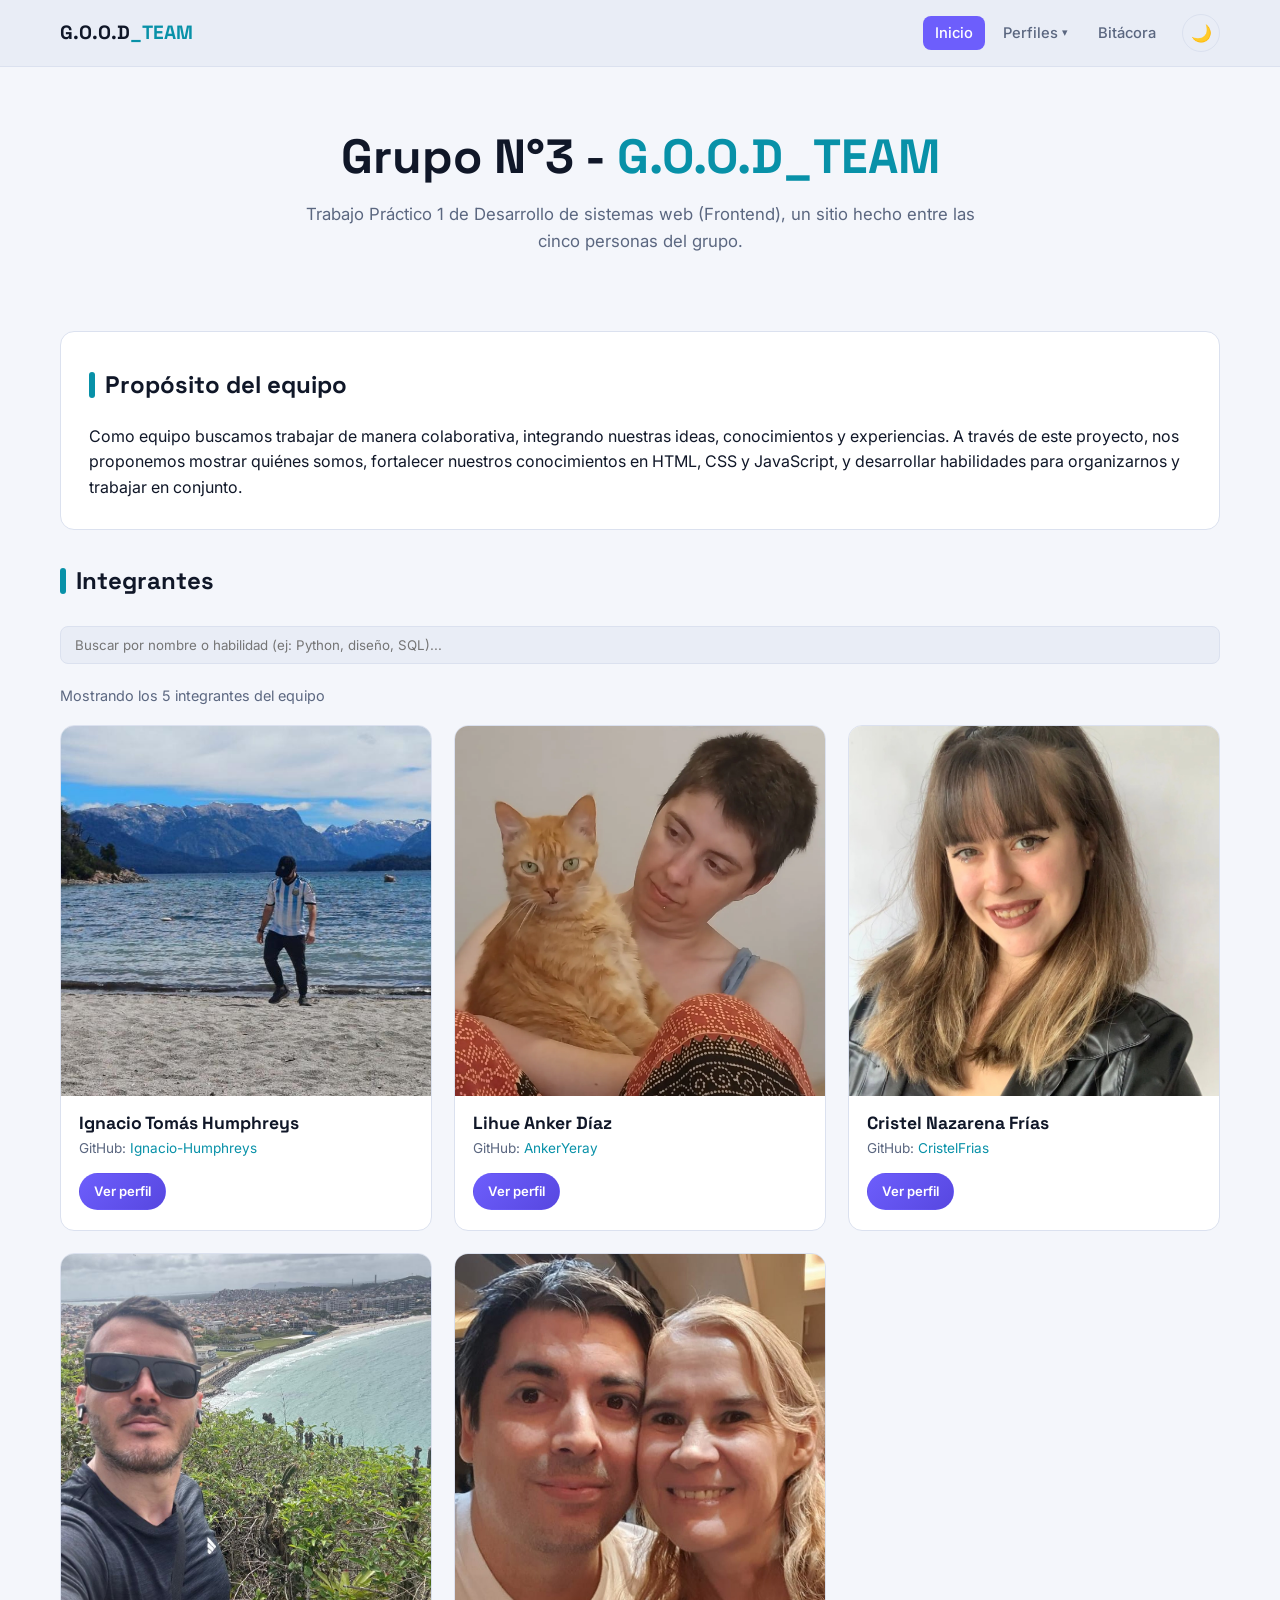
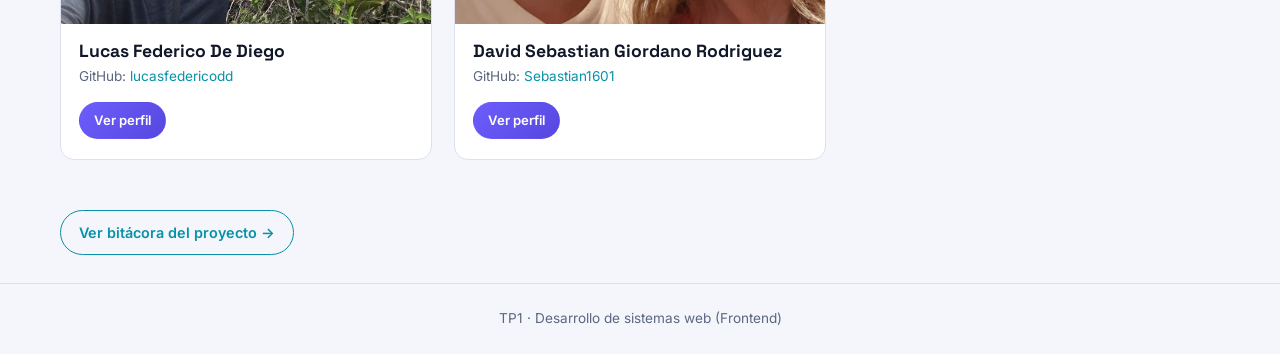
<file: index.html>
<!DOCTYPE html>
<html lang="es">
<head>
<script>
(function () {
  var t = localStorage.getItem('theme');
  if (t === 'dark' || (!t && window.matchMedia('(prefers-color-scheme: dark)').matches)) {
    document.documentElement.setAttribute('data-theme', 'dark');
  }
})();
</script>
<meta charset="UTF-8">
<meta name="viewport" content="width=device-width, initial-scale=1.0">
<title>Equipo G.O.O.D — Portada</title>
<link rel="preconnect" href="https://fonts.googleapis.com">
<link href="https://fonts.googleapis.com/css2?family=Space+Grotesk:wght@500;700&family=Inter:wght@400;500;600&display=swap" rel="stylesheet">
<link rel="stylesheet" href="css/style.css">
</head>
<body>

<header class="site-header">
  <div class="nav-bar">
    <span class="brand"><a href="index.html" style="text-decoration: none; color: inherit;">G.O.O.D<span>_TEAM</span></a></span>
    <div class="nav-right">
      <nav class="main-nav">
      <ul>
        <li><a href="index.html">Inicio</a></li>
        <li class="has-submenu">
          <button class="nav-link submenu-toggle" aria-expanded="false" aria-haspopup="true">
            Perfiles <span class="caret">▾</span>
          </button>
          <ul class="submenu">
            <li><a href="perfil-humphreys.html">Ignacio Humphreys</a></li>
            <li><a href="perfil-diaz.html">Lihue Anker Díaz</a></li>
            <li><a href="perfil-frias.html">Cristel Frías</a></li>
            <li><a href="perfil-de-diego.html">Lucas De Diego</a></li>
            <li><a href="perfil-giordano.html">Sebastian Giordano Rodriguez</a></li>
          </ul>
        </li>
        <li><a href="bitacora.html">Bitácora</a></li>
      </ul>
    </nav><button class="theme-toggle" aria-label="Cambiar a modo oscuro">🌙</button>
      <button class="hamburger" aria-label="Abrir menú" aria-expanded="false">&#9776;</button>
    </div>
  </div>
</header>

<main class="container">

  <section class="hero">
    <h1>Grupo N°3 -<span> G.O.O.D_TEAM</span></h1>
    <p class="lead"> Trabajo Práctico 1 de Desarrollo de sistemas web (Frontend), un sitio hecho entre las cinco personas del grupo.</p>
  </section>

  <section class="purpose-box">
    <h2 class="section-title">Propósito del equipo</h2>
    <p>
      Como equipo buscamos trabajar de manera colaborativa, integrando nuestras ideas, conocimientos y experiencias.
      A través de este proyecto, nos proponemos mostrar quiénes somos, fortalecer nuestros conocimientos en HTML, CSS y
      JavaScript, y desarrollar habilidades para organizarnos y trabajar en conjunto.
    </p>
  </section>

  <section>
    <h2 class="section-title">Integrantes</h2>

    <div class="log-filter">
      <input
        type="text"
        id="buscador-equipo"
        placeholder="Buscar por nombre o habilidad (ej: Python, diseño, SQL)..."
        oninput="filtrarIntegrantes()"
      >
    </div>
    <p id="contador-resultados" style="color:var(--text-muted); margin-bottom:18px; font-size:0.9rem;">
      Mostrando los 5 integrantes del equipo
    </p>

    <div class="team-grid">

      <article class="member-card" data-search="humphreys ignacio tomás python bigquery power bi automatización gcp">
        <div class="avatar"><img src="img/Propias/Ignacio.jpeg" alt="Ignacio Tomás Humphreys"></div>
        <div class="info">
          <h3>Ignacio Tomás Humphreys</h3>
          <p class="role">GitHub: <a href="https://github.com/Ignacio-Humphreys" target="_blank" rel="noopener">Ignacio-Humphreys</a></p>
          <div class="card-actions">
            <a class="btn btn-primary" href="perfil-humphreys.html">Ver perfil</a>
          </div>
        </div>
      </article>

      <article class="member-card" data-search="díaz diaz anker python linux r sql sysadmin analista">
        <div class="avatar"><img src="./img/Propias/perfil-anker.webp" alt="Foto de perfil Anker. En la imagen se ve de forma parcial a una persona sentada, de pelo corto, con un gato naranja a upa mirando a cámara"></div>
        <div class="info">
          <h3>Lihue Anker Díaz</h3>
          <p class="role">GitHub: <a href="https://github.com/AnkerYeray" target="_blank" rel="noopener">AnkerYeray</a></p>
          <div class="card-actions">
            <a class="btn btn-primary" href="perfil-diaz.html">Ver perfil</a>
          </div>
        </div>
      </article>

      <article class="member-card" data-search="frías frias cristel html css javascript tecnologías educativas docencia">
        <div class="avatar"><img src="img/Propias/Foto perfil Frias.jpg" alt="Cristel Nazarena Frías"></div>
        <div class="info">
          <h3>Cristel Nazarena Frías</h3>
          <p class="role">GitHub: <a href="https://github.com/CristelFrias" target="_blank" rel="noopener">CristelFrias</a></p>
          <div class="card-actions">
            <a class="btn btn-primary" href="perfil-frias.html">Ver perfil</a>
          </div>
        </div>
      </article>

      <article class="member-card" data-search="de diego lucas python sql html css looker studio n8n analista datos ia inteligencia artificial">
        <div class="avatar"><img src="img/Propias/lucas.jpeg" alt="Lucas Federico De Diego"></div>
        <div class="info">
          <h3>Lucas Federico De Diego</h3>
          <p class="role">GitHub: <a href="https://github.com/lucasfedericodd" target="_blank" rel="noopener">lucasfedericodd</a></p>
          <div class="card-actions">
            <a class="btn btn-primary" href="perfil-de-diego.html">Ver perfil</a>
          </div>
        </div>
      </article>

      <article class="member-card" data-search="giordano rodríguez rodriguez sebastian nodejs node c# csharp mysql kotlin backend">
        <div class="avatar"><img src="img/Propias/picaboutme.jpg" alt="David Sebastian Giordano Rodriguez"></div>
        <div class="info">
          <h3>David Sebastian Giordano Rodriguez</h3>
          <p class="role">GitHub: <a href="https://github.com/Sebastian1601" target="_blank" rel="noopener">Sebastian1601</a></p>
          <div class="card-actions">
            <a class="btn btn-primary" href="perfil-giordano.html">Ver perfil</a>
          </div>
        </div>
      </article>

    </div>
  </section>

  <div class="page-actions">
    <a class="btn btn-outline" href="bitacora.html">Ver bitácora del proyecto →</a>
  </div>

</main>

<footer class="site-footer">
  <div class="container">
    TP1 · Desarrollo de sistemas web (Frontend)
  </div>
</footer>

<script src="js/main.js"></script>
</body>
</html>
</file>
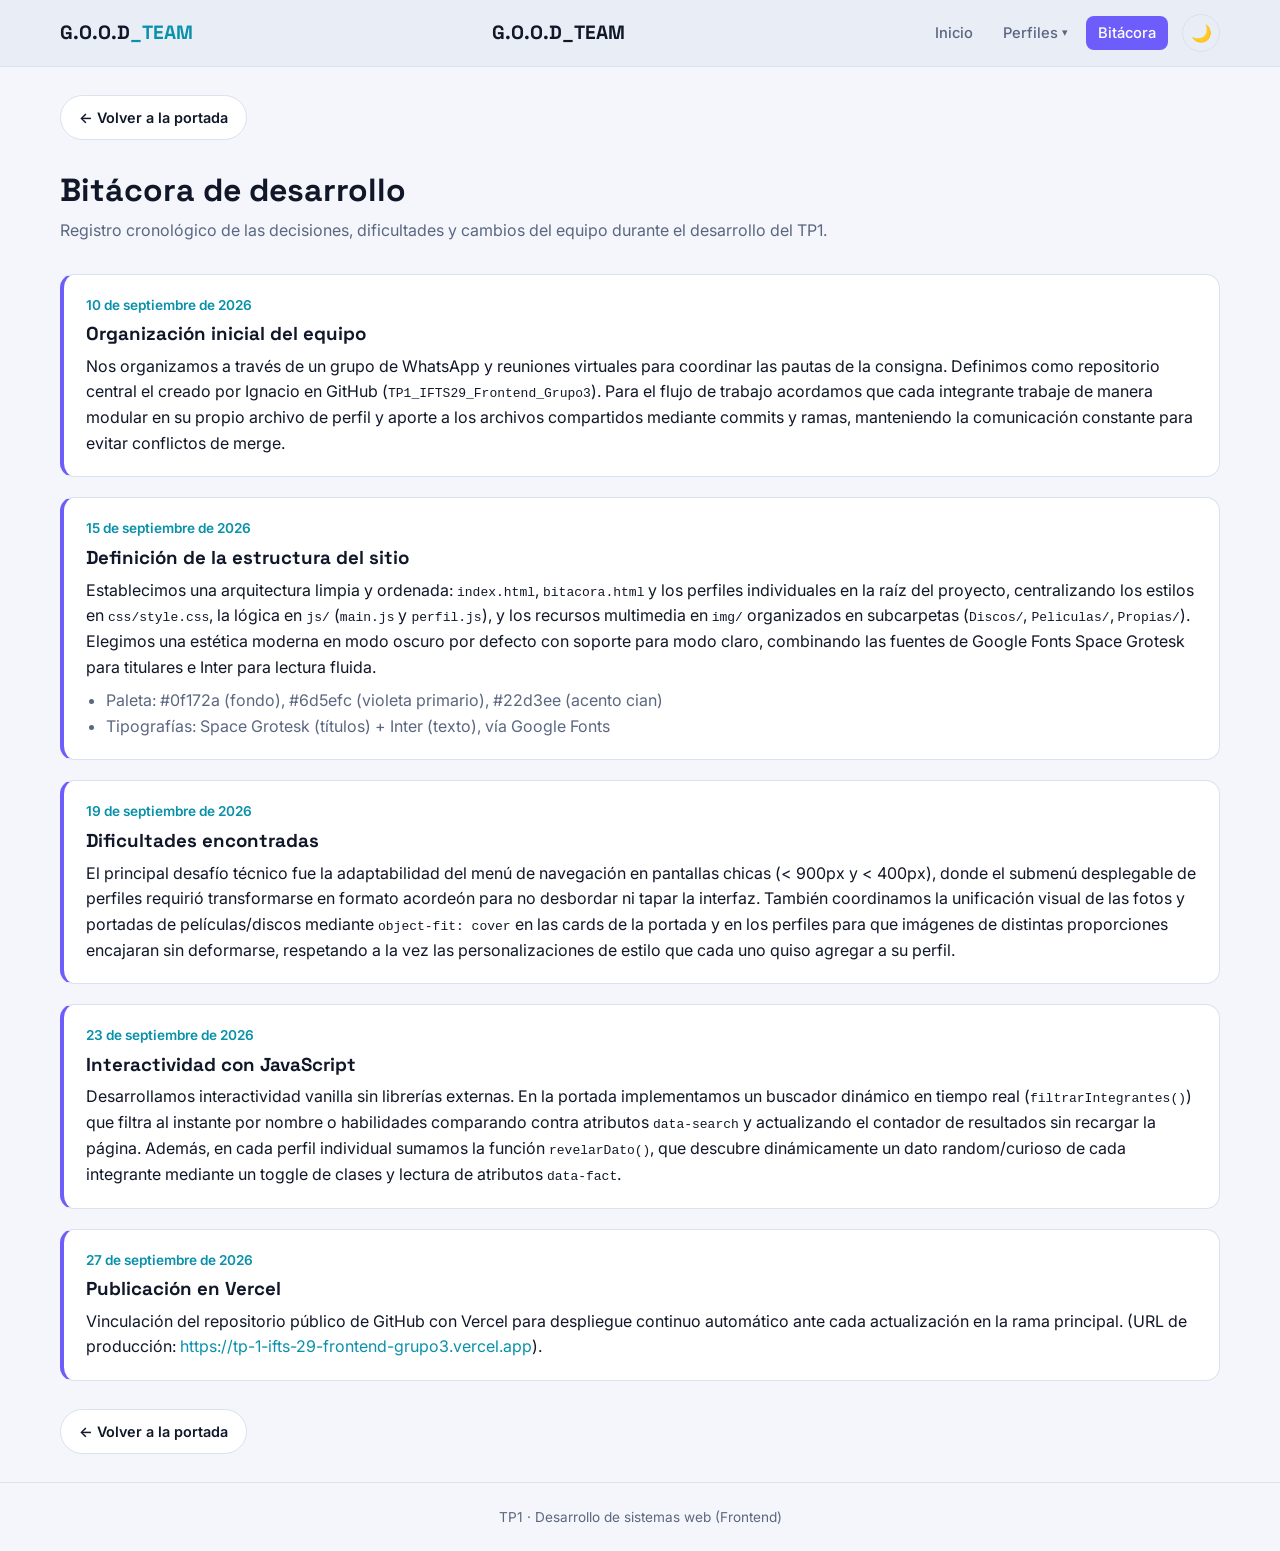
<file: bitacora.html>
<!DOCTYPE html>
<html lang="es">
<head>
<script>
(function () {
  var t = localStorage.getItem('theme');
  if (t === 'dark' || (!t && window.matchMedia('(prefers-color-scheme: dark)').matches)) {
    document.documentElement.setAttribute('data-theme', 'dark');
  }
})();
</script>
<meta charset="UTF-8">
<meta name="viewport" content="width=device-width, initial-scale=1.0">
<title>Equipo G.O.O.D - Bitácora</title>
<link rel="preconnect" href="https://fonts.googleapis.com">
<link href="https://fonts.googleapis.com/css2?family=Space+Grotesk:wght@500;700&family=Inter:wght@400;500;600&display=swap" rel="stylesheet">
<link rel="stylesheet" href="css/style.css">
</head>
<body>

<header class="site-header">
  <div class="nav-bar">
    <span class="brand"><a href="index.html" style="text-decoration: none; color: inherit;">G.O.O.D<span>_TEAM</span></a></span>
    <span class="brand">G.O.O.D_TEAM</span>
    <div class="nav-right">
      <nav class="main-nav">
      <ul>
        <li><a href="index.html">Inicio</a></li>
        <li class="has-submenu">
          <button class="nav-link submenu-toggle" aria-expanded="false" aria-haspopup="true">
            Perfiles <span class="caret">▾</span>
          </button>
          <ul class="submenu">
            <li><a href="perfil-humphreys.html">Ignacio Humphreys</a></li>
            <li><a href="perfil-diaz.html">Lihue Anker Díaz</a></li>
            <li><a href="perfil-frias.html">Cristel Frías</a></li>
            <li><a href="perfil-de-diego.html">Lucas De Diego</a></li>
            <li><a href="perfil-giordano.html">Sebastian Giordano Rodriguez</a></li>
          </ul>
        </li>
        <li><a href="bitacora.html">Bitácora</a></li>
      </ul>
    </nav><button class="theme-toggle" aria-label="Cambiar a modo oscuro">🌙</button>
      <button class="hamburger" aria-label="Abrir menú" aria-expanded="false">&#9776;</button>
    </div>
  </div>
</header>

<main class="container">

  <div class="page-actions">
    <a class="btn" href="index.html">← Volver a la portada</a>
  </div>

  <h1 style="margin:30px 0 8px;">Bitácora de desarrollo</h1>
  <p style="color:var(--text-muted); margin-bottom:30px;">Registro cronológico de las decisiones, dificultades y cambios del equipo durante el desarrollo del TP1.</p>

  <div class="log-entry">
    <span class="log-date">10 de septiembre de 2026</span>
    <h3>Organización inicial del equipo</h3>
    <p>Nos organizamos a través de un grupo de WhatsApp y reuniones virtuales para coordinar las pautas de la consigna. Definimos como repositorio central el creado por Ignacio en GitHub (<code>TP1_IFTS29_Frontend_Grupo3</code>). Para el flujo de trabajo acordamos que cada integrante trabaje de manera modular en su propio archivo de perfil y aporte a los archivos compartidos mediante commits y ramas, manteniendo la comunicación constante para evitar conflictos de merge.</p>
  </div>

  <div class="log-entry">
    <span class="log-date">15 de septiembre de 2026</span>
    <h3>Definición de la estructura del sitio</h3>
    <p>Establecimos una arquitectura limpia y ordenada: <code>index.html</code>, <code>bitacora.html</code> y los perfiles individuales en la raíz del proyecto, centralizando los estilos en <code>css/style.css</code>, la lógica en <code>js/</code> (<code>main.js</code> y <code>perfil.js</code>), y los recursos multimedia en <code>img/</code> organizados en subcarpetas (<code>Discos/</code>, <code>Peliculas/</code>, <code>Propias/</code>). Elegimos una estética moderna en modo oscuro por defecto con soporte para modo claro, combinando las fuentes de Google Fonts Space Grotesk para titulares e Inter para lectura fluida.</p>
    <ul>
      <li>Paleta: #0f172a (fondo), #6d5efc (violeta primario), #22d3ee (acento cian)</li>
      <li>Tipografías: Space Grotesk (títulos) + Inter (texto), vía Google Fonts</li>
    </ul>
  </div>

  <div class="log-entry">
    <span class="log-date">19 de septiembre de 2026</span>
    <h3>Dificultades encontradas</h3>
    <p>El principal desafío técnico fue la adaptabilidad del menú de navegación en pantallas chicas (&lt; 900px y &lt; 400px), donde el submenú desplegable de perfiles requirió transformarse en formato acordeón para no desbordar ni tapar la interfaz. También coordinamos la unificación visual de las fotos y portadas de películas/discos mediante <code>object-fit: cover</code> en las cards de la portada y en los perfiles para que imágenes de distintas proporciones encajaran sin deformarse, respetando a la vez las personalizaciones de estilo que cada uno quiso agregar a su perfil.</p>
  </div>

  <div class="log-entry">
    <span class="log-date">23 de septiembre de 2026</span>
    <h3>Interactividad con JavaScript</h3>
    <p>Desarrollamos interactividad vanilla sin librerías externas. En la portada implementamos un buscador dinámico en tiempo real (<code>filtrarIntegrantes()</code>) que filtra al instante por nombre o habilidades comparando contra atributos <code>data-search</code> y actualizando el contador de resultados sin recargar la página. Además, en cada perfil individual sumamos la función <code>revelarDato()</code>, que descubre dinámicamente un dato random/curioso de cada integrante mediante un toggle de clases y lectura de atributos <code>data-fact</code>.</p>
  </div>

  <div class="log-entry">
    <span class="log-date">27 de septiembre de 2026</span>
    <h3>Publicación en Vercel</h3>
    <p>Vinculación del repositorio público de GitHub con Vercel para despliegue continuo automático ante cada actualización en la rama principal. (URL de producción: <a href="https://tp-1-ifts-29-frontend-grupo3.vercel.app" target="_blank" rel="noopener noreferrer">https://tp-1-ifts-29-frontend-grupo3.vercel.app</a>).</p>
  </div>

  <div class="page-actions">
    <a class="btn" href="index.html">← Volver a la portada</a>
  </div>

</main>

<footer class="site-footer">
  <div class="container">
    TP1 · Desarrollo de sistemas web (Frontend)
  </div>
</footer>

<script src="js/main.js"></script>
</body>
</html>
</file>
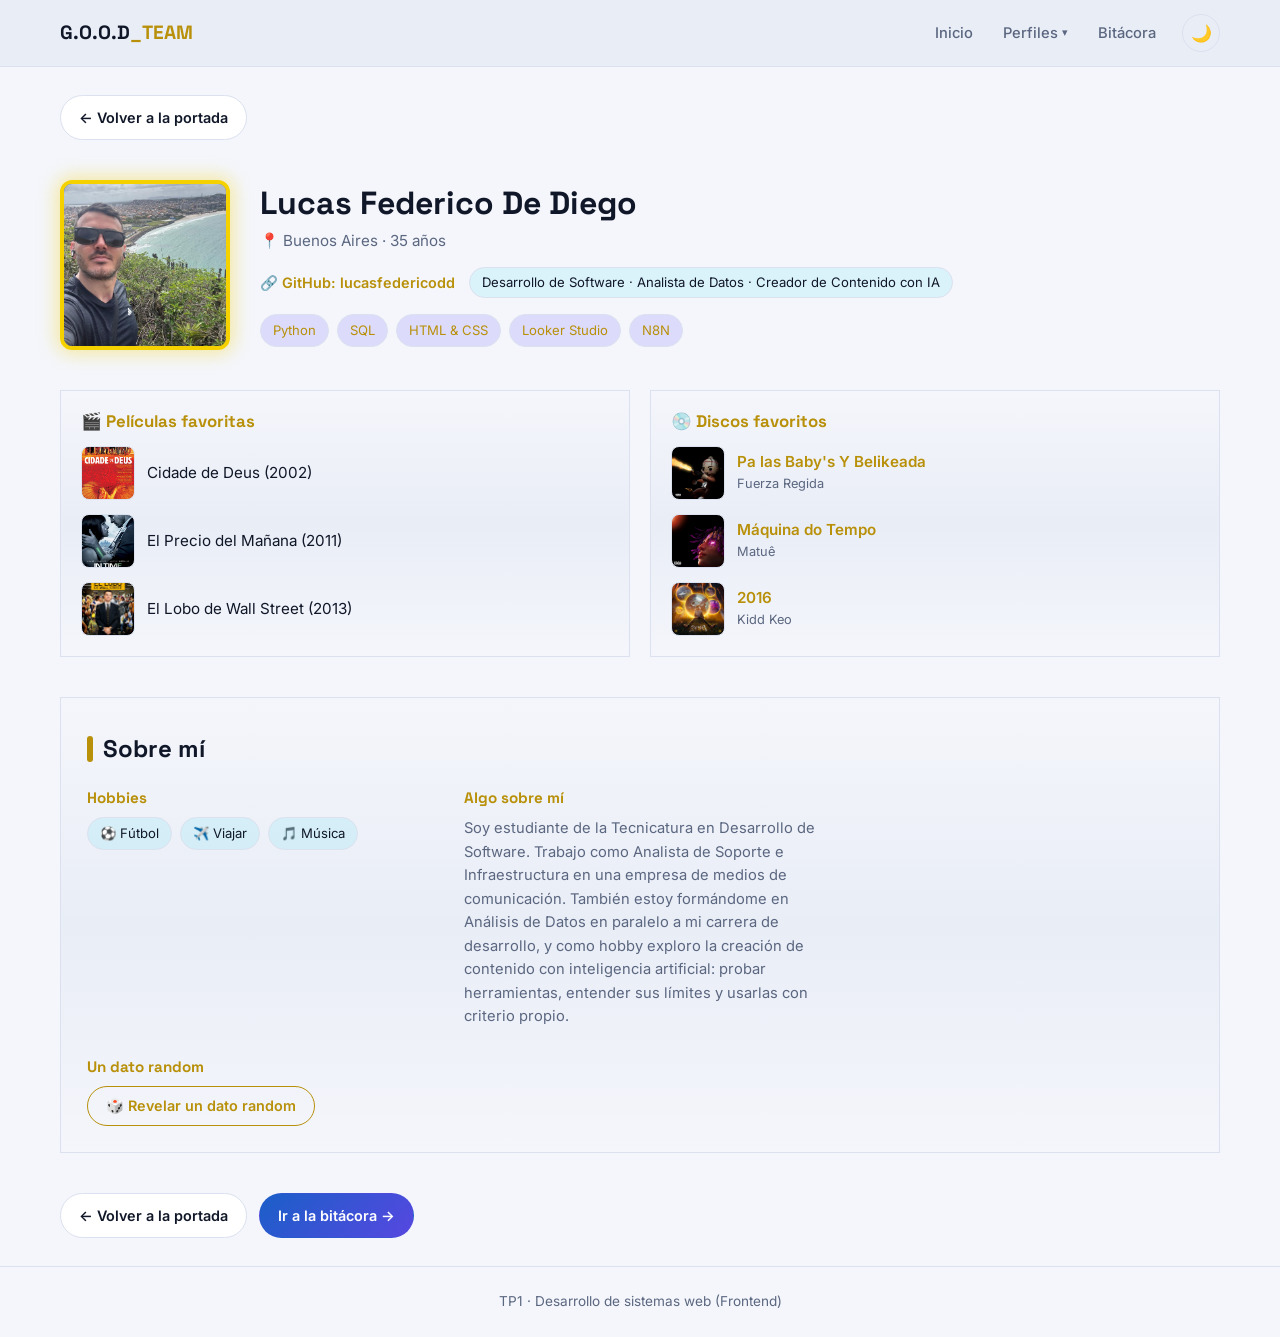
<file: perfil-de-diego.html>
<!DOCTYPE html>
<html lang="es">
<head>
<script>
(function () {
  var t = localStorage.getItem('theme');
  if (t === 'dark' || (!t && window.matchMedia('(prefers-color-scheme: dark)').matches)) {
    document.documentElement.setAttribute('data-theme', 'dark');
  }
})();
</script>
<meta charset="UTF-8">
<meta name="viewport" content="width=device-width, initial-scale=1.0">
<title>Lucas Federico De Diego — Perfil</title>
<link rel="preconnect" href="https://fonts.googleapis.com">
<link href="https://fonts.googleapis.com/css2?family=Space+Grotesk:wght@500;700&family=Inter:wght@400;500;600&display=swap" rel="stylesheet">
<link rel="stylesheet" href="css/style.css">
</head>
<body class="perfil-lucas">

<header class="site-header">
  <div class="nav-bar">
    <span class="brand"><a href="index.html" style="text-decoration: none; color: inherit;">G.O.O.D<span>_TEAM</span></a></span>
    <div class="nav-right">
      <nav class="main-nav">
      <ul>
        <li><a href="index.html">Inicio</a></li>
        <li class="has-submenu">
          <button class="nav-link submenu-toggle" aria-expanded="false" aria-haspopup="true">
            Perfiles <span class="caret">▾</span>
          </button>
          <ul class="submenu">
            <li><a href="perfil-humphreys.html">Ignacio Humphreys</a></li>
            <li><a href="perfil-diaz.html">Lihue Anker Díaz</a></li>
            <li><a href="perfil-frias.html">Cristel Frías</a></li>
            <li><a href="perfil-de-diego.html">Lucas De Diego</a></li>
            <li><a href="perfil-giordano.html">Sebastian Giordano Rodriguez</a></li>
          </ul>
        </li>
        <li><a href="bitacora.html">Bitácora</a></li>
      </ul>
    </nav><button class="theme-toggle" aria-label="Cambiar a modo oscuro">🌙</button>
      <button class="hamburger" aria-label="Abrir menú" aria-expanded="false">&#9776;</button>
    </div>
  </div>
</header>

<main class="container">

  <div class="page-actions">
    <a class="btn" href="index.html">← Volver a la portada</a>
  </div>

  <section class="profile-header">
    <div class="profile-avatar">
      <img src="img/Propias/lucas.jpeg" alt="Foto de perfil de Lucas De Diego">
    </div>
    <div class="profile-meta">
      <h1>Lucas Federico De Diego</h1>
      <p class="location">📍 Buenos Aires · 35 años</p>
      <p class="profile-links">
        <a href="https://github.com/lucasfedericodd" target="_blank" rel="noopener">🔗 GitHub: lucasfedericodd</a>
        <span class="role-tag">Desarrollo de Software · Analista de Datos · Creador de Contenido con IA</span>
      </p>
      <div class="chip-list">
        <span class="chip">Python</span>
        <span class="chip">SQL</span>
        <span class="chip">HTML &amp; CSS</span>
        <span class="chip">Looker Studio</span>
        <span class="chip">N8N</span>
      </div>
    </div>
  </section>

  <section class="profile-grid">
    <div class="info-card">
      <h2>🎬 Películas favoritas</h2>
      <div class="media-list">
        <div class="media-item">
          <div class="media-cover" style="background-image:url('img/Peliculas/cidade_de_deus.jpg')"></div>
          <span class="media-title">Cidade de Deus (2002)</span>
        </div>
        <div class="media-item">
          <div class="media-cover" style="background-image:url('img/Peliculas/el_precio_del_mañana.jpg')"></div>
          <span class="media-title">El Precio del Mañana (2011)</span>
        </div>
        <div class="media-item">
          <div class="media-cover" style="background-image:url('img/Peliculas/El_lobo_de_Wall_Street.jpg')"></div>
          <span class="media-title">El Lobo de Wall Street (2013)</span>
        </div>
      </div>
    </div>
    <div class="info-card">
      <h2>💿 Discos favoritos</h2>
      <div class="media-list">
        <div class="media-item">
          <div class="media-cover" style="background-image:url('img/Discos/Pa las Baby%27s Y Belikeada.jpg')"></div>
          <div>
            <span class="album-name">Pa las Baby's Y Belikeada</span>
            <span class="artist-name">Fuerza Regida</span>
          </div>
        </div>
        <div class="media-item">
          <div class="media-cover" style="background-image:url('img/Discos/Maquina_do_Tempo.jpg')"></div>
          <div>
            <span class="album-name">Máquina do Tempo</span>
            <span class="artist-name">Matuê</span>
          </div>
        </div>
        <div class="media-item">
          <div class="media-cover" style="background-image:url('img/Discos/2016.jpg')"></div>
          <div>
            <span class="album-name">2016</span>
            <span class="artist-name">Kidd Keo</span>
          </div>
        </div>
      </div>
    </div>
  </section>

  <section class="about-section">
    <h2 class="section-title">Sobre mí</h2>
    <div class="about-grid">
      <div>
        <h3>Hobbies</h3>
        <div class="chip-list hobby-list">
          <span class="chip">⚽ Fútbol</span>
          <span class="chip">✈️ Viajar</span>
          <span class="chip">🎵 Música</span>
        </div>
      </div>
      <div>
        <h3>Algo sobre mí</h3>
        <p>Soy estudiante de la Tecnicatura en Desarrollo de Software. Trabajo como Analista de Soporte e Infraestructura en una empresa de medios de comunicación. También estoy formándome en Análisis de Datos en paralelo a mi carrera de desarrollo, y como hobby exploro la creación de contenido con inteligencia artificial: probar herramientas, entender sus límites y usarlas con criterio propio.</p>
      </div>
      <div class="fun-fact-box">
        <h3>Un dato random</h3>
        <button class="btn btn-outline" onclick="revelarDato(this)">🎲 Revelar un dato random</button>
        <p class="fun-fact-text" data-fact="Loquito por Boca Juniors 💙💛"></p>
      </div>
    </div>
  </section>

  <div class="page-actions">
    <a class="btn" href="index.html">← Volver a la portada</a>
    <a class="btn btn-primary" href="bitacora.html">Ir a la bitácora →</a>
  </div>

</main>

<footer class="site-footer">
  <div class="container">
    TP1 · Desarrollo de sistemas web (Frontend)
  </div>
</footer>

<script src="js/main.js"></script>
<script src="js/perfil.js"></script>
</body>
</html>
</file>
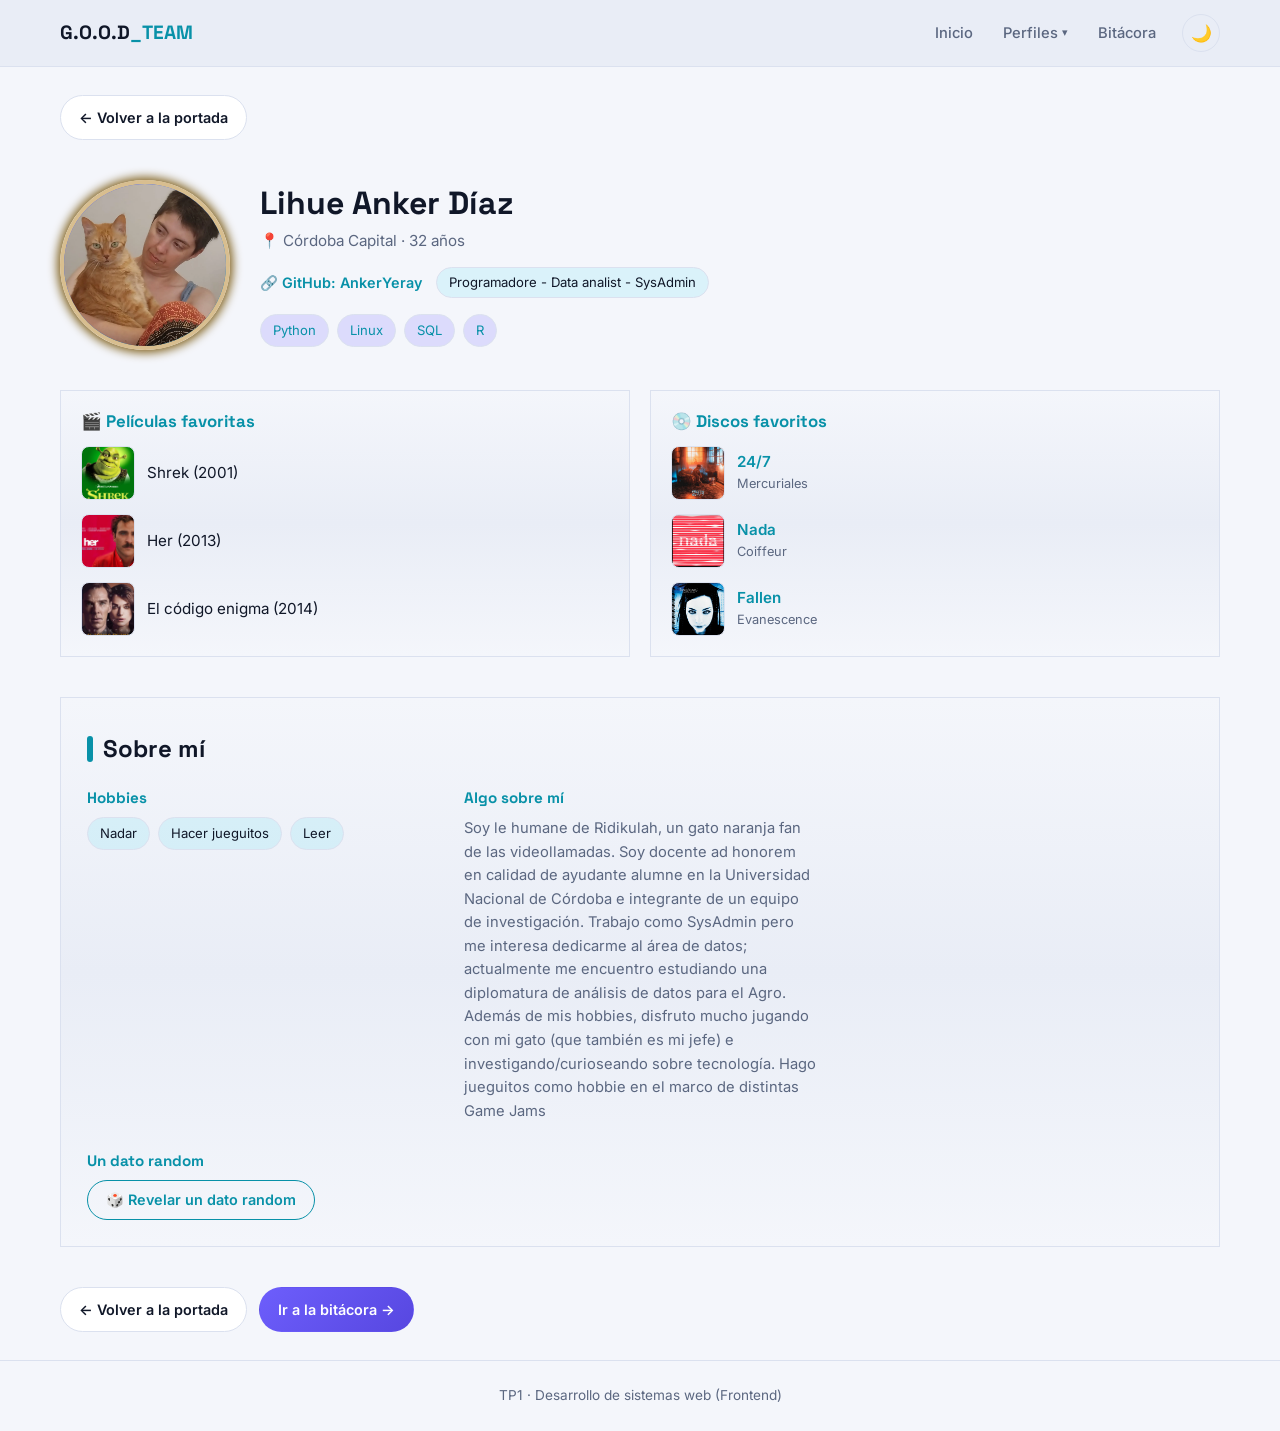
<file: perfil-diaz.html>
<!DOCTYPE html>
<html lang="es">
<head>
<script>
(function () {
  var t = localStorage.getItem('theme');
  if (t === 'dark' || (!t && window.matchMedia('(prefers-color-scheme: dark)').matches)) {
    document.documentElement.setAttribute('data-theme', 'dark');
  }
})();
</script>
<meta charset="UTF-8">
<meta name="viewport" content="width=device-width, initial-scale=1.0">
<title>Lihue Anker Díaz — Perfil</title>
<link rel="preconnect" href="https://fonts.googleapis.com">
<link href="https://fonts.googleapis.com/css2?family=Space+Grotesk:wght@500;700&family=Inter:wght@400;500;600&display=swap" rel="stylesheet">
<link rel="stylesheet" href="css/style.css">
</head>
<body>

<header class="site-header">
  <div class="nav-bar">
    <span class="brand"><a href="index.html" style="text-decoration: none; color: inherit;">G.O.O.D<span>_TEAM</span></a></span>
    <div class="nav-right">
      <nav class="main-nav">
      <ul>
        <li><a href="index.html">Inicio</a></li>
        <li class="has-submenu">
          <button class="nav-link submenu-toggle" aria-expanded="false" aria-haspopup="true">
            Perfiles <span class="caret">▾</span>
          </button>
          <ul class="submenu">
            <li><a href="perfil-humphreys.html">Ignacio Humphreys</a></li>
            <li><a href="perfil-diaz.html">Lihue Anker Díaz</a></li>
            <li><a href="perfil-frias.html">Cristel Frías</a></li>
            <li><a href="perfil-de-diego.html">Lucas De Diego</a></li>
            <li><a href="perfil-giordano.html">Sebastian Giordano Rodriguez</a></li>
          </ul>
        </li>
        <li><a href="bitacora.html">Bitácora</a></li>
      </ul>
    </nav><button class="theme-toggle" aria-label="Cambiar a modo oscuro">🌙</button>
      <button class="hamburger" aria-label="Abrir menú" aria-expanded="false">&#9776;</button>
    </div>
  </div>
</header>

<main class="container">

  <div class="page-actions">
    <a class="btn" href="index.html">← Volver a la portada</a>
  </div>

  <section class="profile-header">
    <div class="profile-avatar"><img src="./img/Propias/perfil-anker.webp" alt="Foto de perfil Anker. En la imagen se ve de forma parcial a una persona sentada, de pelo corto, con un gato naranja a upa mirando a cámara"></div>
    <div class="profile-meta">
      <h1>Lihue Anker Díaz</h1>
      <p class="location">📍 Córdoba Capital · 32 años</p>
      <p class="profile-links">
        <a href="https://github.com/AnkerYeray" target="_blank" rel="noopener">🔗 GitHub: AnkerYeray</a>
        <span class="role-tag">Programadore - Data analist - SysAdmin</span>
      </p>
      <div class="chip-list">
        <span class="chip">Python</span>
        <span class="chip">Linux</span>
        <span class="chip">SQL</span>
        <span class="chip">R</span>
      </div>
    </div>
  </section>

  <section class="profile-grid">
    <div class="info-card">
      <h2>🎬 Películas favoritas</h2>
      <div class="media-list">
        <div class="media-item">
          <div class="media-cover" style="background-image:url('./img/Peliculas/shrek.webp')"></div>
          <span class="media-title">Shrek (2001)</span>
        </div>
        <div class="media-item">
          <div class="media-cover" style="background-image:url('./img/Peliculas/her.webp')"></div>
          <span class="media-title">Her (2013)</span>
        </div>
        <div class="media-item">
          <div class="media-cover" style="background-image:url('./img/Peliculas/codigoenigma.webp')"></div>
          <span class="media-title">El código enigma (2014)</span>
        </div>
      </div>
    </div>
    <div class="info-card">
      <h2>💿 Discos favoritos</h2>
      <div class="media-list">
        <div class="media-item">
          <div class="media-cover" style="background-image:url('./img/Discos/mercuriales.webp')"></div>
          <div>
            <span class="album-name">24/7</span>
            <span class="artist-name">Mercuriales</span>
          </div>
        </div>
        <div class="media-item">
          <div class="media-cover" style="background-image:url('./img/Discos/coiffeur.webp')"></div>
          <div>
            <span class="album-name">Nada</span>
            <span class="artist-name">Coiffeur</span>
          </div>
        </div>
        <div class="media-item">
          <div class="media-cover" style="background-image:url('./img/Discos/evanescence.webp')"></div>
          <div>
            <span class="album-name">Fallen</span>
            <span class="artist-name">Evanescence</span>
          </div>
        </div>
      </div>
    </div>
  </section>

  <section class="about-section">
    <h2 class="section-title">Sobre mí</h2>
    <div class="about-grid">
      <div>
        <h3>Hobbies</h3>
        <div class="chip-list hobby-list">
          <span class="chip">Nadar</span>
          <span class="chip">Hacer jueguitos</span>
          <span class="chip">Leer</span>
        </div>
      </div>
      <div>
        <h3>Algo sobre mí</h3>
        <p>Soy le humane de Ridikulah, un gato naranja fan de las videollamadas. Soy docente ad honorem en calidad de ayudante alumne en la Universidad Nacional de Córdoba e integrante de un equipo de investigación. Trabajo como SysAdmin pero me interesa dedicarme al área de datos; actualmente me encuentro estudiando una diplomatura de análisis de datos para el Agro. Además de mis hobbies, disfruto mucho jugando con mi gato (que también es mi jefe) e investigando/curioseando sobre tecnología. Hago jueguitos como hobbie en el marco de distintas Game Jams</p>
      </div>
      <div class="fun-fact-box">
        <h3>Un dato random</h3>
        <button class="btn btn-outline" onclick="revelarDato(this)">🎲 Revelar un dato random</button>
        <p class="fun-fact-text" data-fact="Los persas ganaron la batalla de Pelusio contra los egipcios en el 525a.C. usando gatos como escudos"></p>
      </div>
    </div>
  </section>

  <div class="page-actions">
    <a class="btn" href="index.html">← Volver a la portada</a>
    <a class="btn btn-primary" href="bitacora.html">Ir a la bitácora →</a>
  </div>

</main>

<footer class="site-footer">
  <div class="container">
    TP1 · Desarrollo de sistemas web (Frontend)
  </div>
</footer>

<script src="js/main.js"></script>
<script src="js/perfil.js"></script>
</body>
</html>
</file>
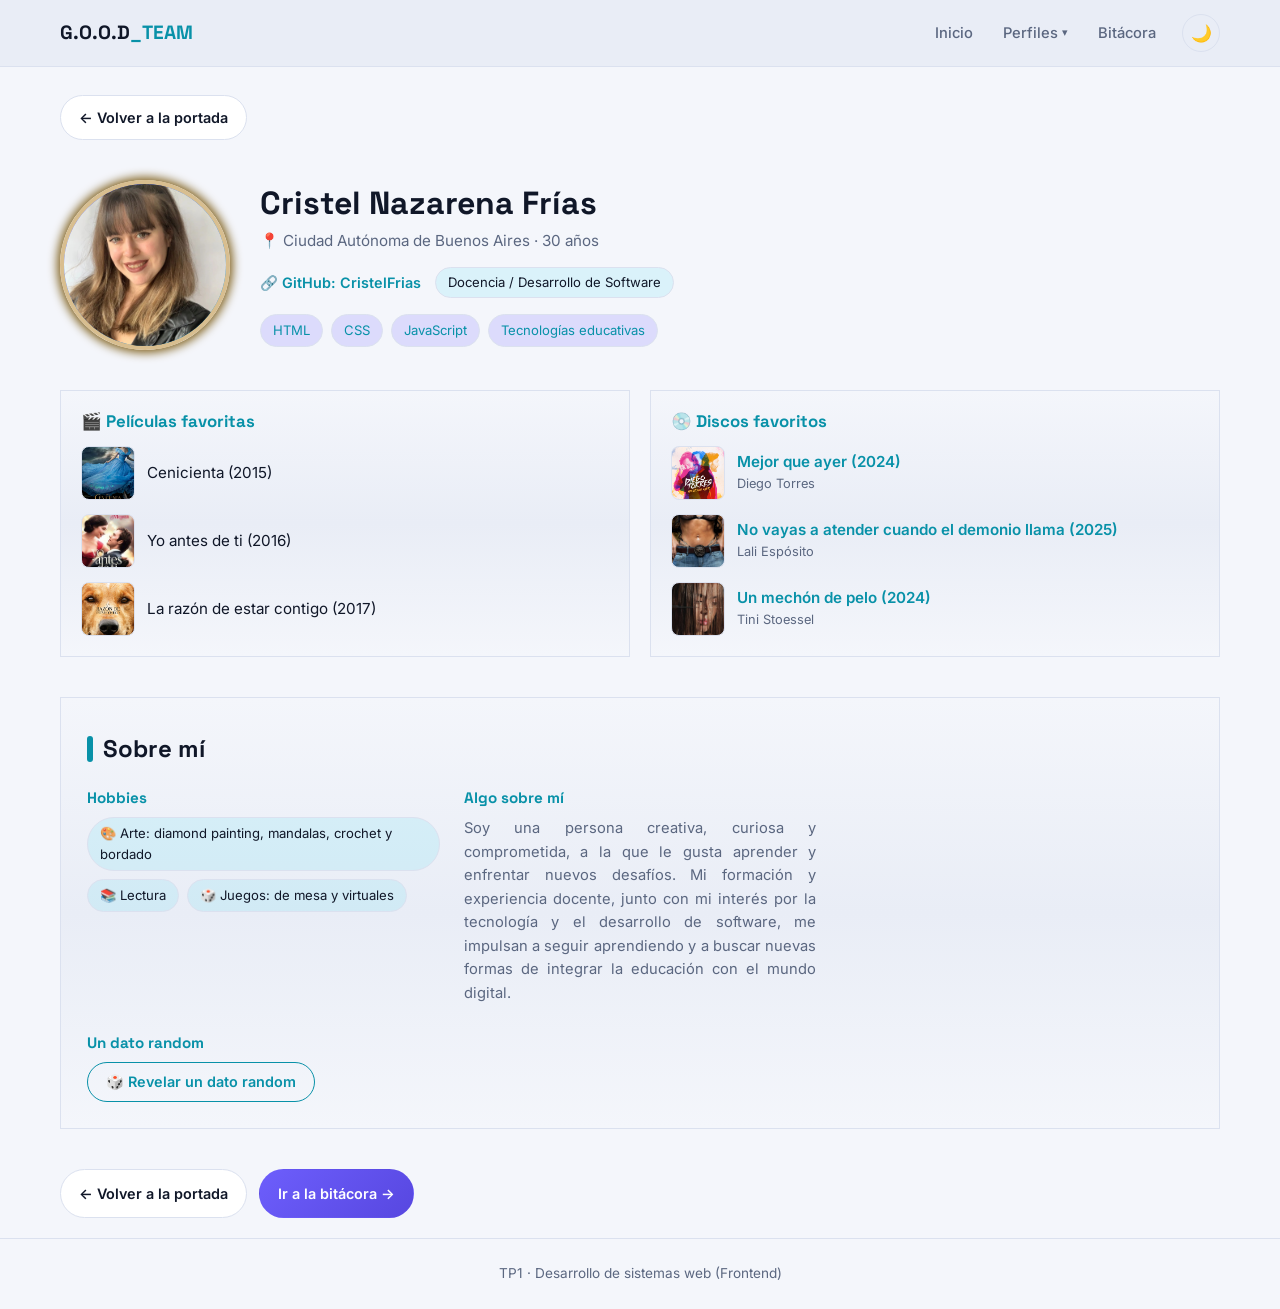
<file: perfil-frias.html>
<!DOCTYPE html>
<html lang="es">

<head>
  <script>
    (function () {
      var t = localStorage.getItem('theme');
      if (t === 'dark' || (!t && window.matchMedia('(prefers-color-scheme: dark)').matches)) {
        document.documentElement.setAttribute('data-theme', 'dark');
      }
    })();
  </script>
  <meta charset="UTF-8">
  <meta name="viewport" content="width=device-width, initial-scale=1.0">

  <title>Cristel Nazarena Frías — Perfil</title>

  <link rel="preconnect" href="https://fonts.googleapis.com">

  <link
    href="https://fonts.googleapis.com/css2?family=Space+Grotesk:wght@500;700&family=Inter:wght@400;500;600&display=swap"
    rel="stylesheet">

  <link rel="stylesheet" href="css/style.css">

  <style>

    /* =====================================
       FOTO DE PERFIL
    ====================================== */

    .profile-avatar-photo {
      width: 170px !important;
      height: 170px !important;
      min-width: 170px !important;
      min-height: 170px !important;

      padding: 0 !important;
      overflow: hidden !important;

      border-radius: 50% !important;

      flex-shrink: 0 !important;
    }

    .profile-avatar-photo img {
      width: 100% !important;
      height: 100% !important;

      display: block !important;

      object-fit: cover !important;
      object-position: center center !important;
    }


    /* =====================================
       TEXTO "ALGO SOBRE MÍ"
       NUEVO: texto justificado
    ====================================== */

    .about-text {
      text-align: justify;
    }


    /* =====================================
       BOTONES INFERIORES
    ====================================== */

    .profile-bottom-actions {
      display: flex !important;
      flex-direction: row !important;
      align-items: center !important;
      justify-content: flex-start !important;

      gap: 12px !important;

      width: 100% !important;
      height: auto !important;

      margin-top: 40px !important;
      margin-bottom: 20px !important;
    }

    .profile-bottom-actions .btn {
      display: inline-flex !important;

      align-items: center !important;
      justify-content: center !important;

      width: auto !important;
      height: auto !important;

      min-width: 0 !important;
      min-height: 0 !important;

      padding: 12px 18px !important;

      border-radius: 30px !important;

      white-space: nowrap !important;

      flex: 0 0 auto !important;
    }

  </style>

</head>


<body>


  <!-- =====================================
       ENCABEZADO
  ====================================== -->

  <header class="site-header">
    <div class="nav-bar">
      <span class="brand"><a href="index.html" style="text-decoration: none; color: inherit;">G.O.O.D<span>_TEAM</span></a></span>
      <div class="nav-right">
        <nav class="main-nav">
          <ul>
            <li><a href="index.html">Inicio</a></li>
            <li class="has-submenu">
              <button class="nav-link submenu-toggle" aria-expanded="false" aria-haspopup="true">
                Perfiles <span class="caret">▾</span>
              </button>
              <ul class="submenu">
                <li><a href="perfil-humphreys.html">Ignacio Humphreys</a></li>
                <li><a href="perfil-diaz.html">Lihue Anker Díaz</a></li>
                <li><a href="perfil-frias.html">Cristel Frías</a></li>
                <li><a href="perfil-de-diego.html">Lucas De Diego</a></li>
                <li><a href="perfil-giordano.html">Sebastian Giordano Rodriguez</a></li>
              </ul>
            </li>
            <li><a href="bitacora.html">Bitácora</a></li>
          </ul>
        </nav>
        <button class="theme-toggle" aria-label="Cambiar a modo oscuro">🌙</button>
        <button class="hamburger" aria-label="Abrir menú" aria-expanded="false">&#9776;</button>
      </div>
    </div>
  </header>



  <!-- =====================================
       CONTENIDO PRINCIPAL
  ====================================== -->

  <main class="container">


    <!-- BOTÓN SUPERIOR -->

    <div class="page-actions">

      <a class="btn" href="index.html">
        ← Volver a la portada
      </a>

    </div>



    <!-- =====================================
         PERFIL DE CRISTEL
    ====================================== -->

    <section class="profile-header">


      <!-- FOTO DE PERFIL -->

      <div class="profile-avatar profile-avatar-photo">

        <img
          src="./img/Propias/Foto perfil Frias.jpg"
          alt="Foto de perfil de Cristel Frías">

      </div>


      <div class="profile-meta">

        <h1>
          Cristel Nazarena Frías
        </h1>

        <p class="location">
          📍 Ciudad Autónoma de Buenos Aires · 30 años
        </p>


        <p class="profile-links">

          <a
            href="https://github.com/CristelFrias"
            target="_blank"
            rel="noopener">

            🔗 GitHub: CristelFrias

          </a>


          <!-- ROL -->

          <span class="role-tag">
            Docencia / Desarrollo de Software
          </span>

        </p>



        <!-- =====================================
             HABILIDADES
        ====================================== -->

        <div class="chip-list">

          <span class="chip">
            HTML
          </span>

          <span class="chip">
            CSS
          </span>

          <span class="chip">
            JavaScript
          </span>

          <span class="chip">
            Tecnologías educativas
          </span>

        </div>

      </div>

    </section>



    <!-- =====================================
         PELÍCULAS Y DISCOS
    ====================================== -->

    <section class="profile-grid">


      <!-- =====================================
           PELÍCULAS FAVORITAS
      ====================================== -->

      <div class="info-card">

        <h2>
          🎬 Películas favoritas
        </h2>


        <div class="media-list">


          <!-- PELÍCULA 1: CENICIENTA -->

          <div class="media-item">

            <div
              class="media-cover"
              style="background-image: url('img/Peliculas/Cenicienta.jpg');">
            </div>

            <span class="media-title">
              Cenicienta (2015)
            </span>

          </div>



          <!-- PELÍCULA 2: YO ANTES DE TI -->

          <div class="media-item">

            <div
              class="media-cover"
              style="background-image: url('img/Peliculas/Yo-antes-de-ti-2016.jpg');">
            </div>

            <span class="media-title">
              Yo antes de ti (2016)
            </span>

          </div>



          <!-- PELÍCULA 3: LA RAZÓN DE ESTAR CONTIGO -->

          <div class="media-item">

            <div
              class="media-cover"
              style="background-image: url('img/Peliculas/La razon de estar contigo.jpg');">
            </div>

            <span class="media-title">
              La razón de estar contigo (2017)
            </span>

          </div>


        </div>

      </div>



      <!-- =====================================
           DISCOS FAVORITOS
      ====================================== -->

      <div class="info-card">

        <h2>
          💿 Discos favoritos
        </h2>


        <div class="media-list">


          <!-- DISCO 1 -->

          <div class="media-item">

            <div
              class="media-cover"
              style="background-image: url('img/Discos/mejor-que-ayer.jpg');">
            </div>

            <div>

              <span class="album-name">
                Mejor que ayer (2024)
              </span>

              <span class="artist-name">
                Diego Torres
              </span>

            </div>

          </div>



          <!-- DISCO 2 -->

          <div class="media-item">

            <div
              class="media-cover"
              style="background-image: url('img/Discos/No vayas a atender cuando el demonio.jpg');">
            </div>

            <div>

              <span class="album-name">
                No vayas a atender cuando el demonio llama (2025)
              </span>

              <span class="artist-name">
                Lali Espósito
              </span>

            </div>

          </div>



          <!-- DISCO 3 -->

          <div class="media-item">

            <div
              class="media-cover"
              style="background-image: url('img/Discos/un mechón de pelo.jpg');">
            </div>

            <div>

              <span class="album-name">
                Un mechón de pelo (2024)
              </span>

              <span class="artist-name">
                Tini Stoessel
              </span>

            </div>

          </div>


        </div>

      </div>


    </section>



    <!-- =====================================
         SOBRE MÍ
    ====================================== -->

    <section class="about-section">

      <h2 class="section-title">
        Sobre mí
      </h2>


      <div class="about-grid">


        <!-- =====================================
             HOBBIES
        ====================================== -->

        <div>

          <h3>
            Hobbies
          </h3>


          <div class="chip-list hobby-list">

            <span class="chip">
              🎨 Arte: diamond painting, mandalas, crochet y bordado
            </span>

            <span class="chip">
              📚 Lectura
            </span>

            <span class="chip">
              🎲 Juegos: de mesa y virtuales
            </span>

          </div>

        </div>



        <!-- =====================================
             ALGO SOBRE MÍ
             MODIFICADO: texto justificado
        ====================================== -->

        <div>

          <h3>
            Algo sobre mí
          </h3>

          <p class="about-text">
            Soy una persona creativa, curiosa y comprometida, a la que
            le gusta aprender y enfrentar nuevos desafíos. Mi formación
            y experiencia docente, junto con mi interés por la tecnología
            y el desarrollo de software, me impulsan a seguir aprendiendo
            y a buscar nuevas formas de integrar la educación con el
            mundo digital.
          </p>

        </div>



        <!-- =====================================
             DATO RANDOM
        ====================================== -->

        <div class="fun-fact-box">

          <h3>
            Un dato random
          </h3>


          <button
            class="btn btn-outline"
            onclick="revelarDato(this)">

            🎲 Revelar un dato random

          </button>


          <p
            class="fun-fact-text"
            data-fact="Mi colección de juegos de mesa crece más rápido que la cantidad de personas que tengo para jugarlos. 😂">
          </p>

        </div>


      </div>

    </section>



    <!-- =====================================
         BOTONES INFERIORES
    ====================================== -->

    <div class="profile-bottom-actions">

      <a
        class="btn"
        href="index.html">

        ← Volver a la portada

      </a>


      <a
        class="btn btn-primary"
        href="bitacora.html">

        Ir a la bitácora →

      </a>

    </div>


  </main>



  <!-- =====================================
       PIE DE PÁGINA
  ====================================== -->

  <footer class="site-footer">

    <div class="container">

      TP1 · Desarrollo de sistemas web (Frontend)

    </div>

  </footer>



  <!-- =====================================
       JAVASCRIPT
  ====================================== -->

  <script src="js/main.js"></script>
  <script src="js/perfil.js"></script>


</body>

</html>
</file>
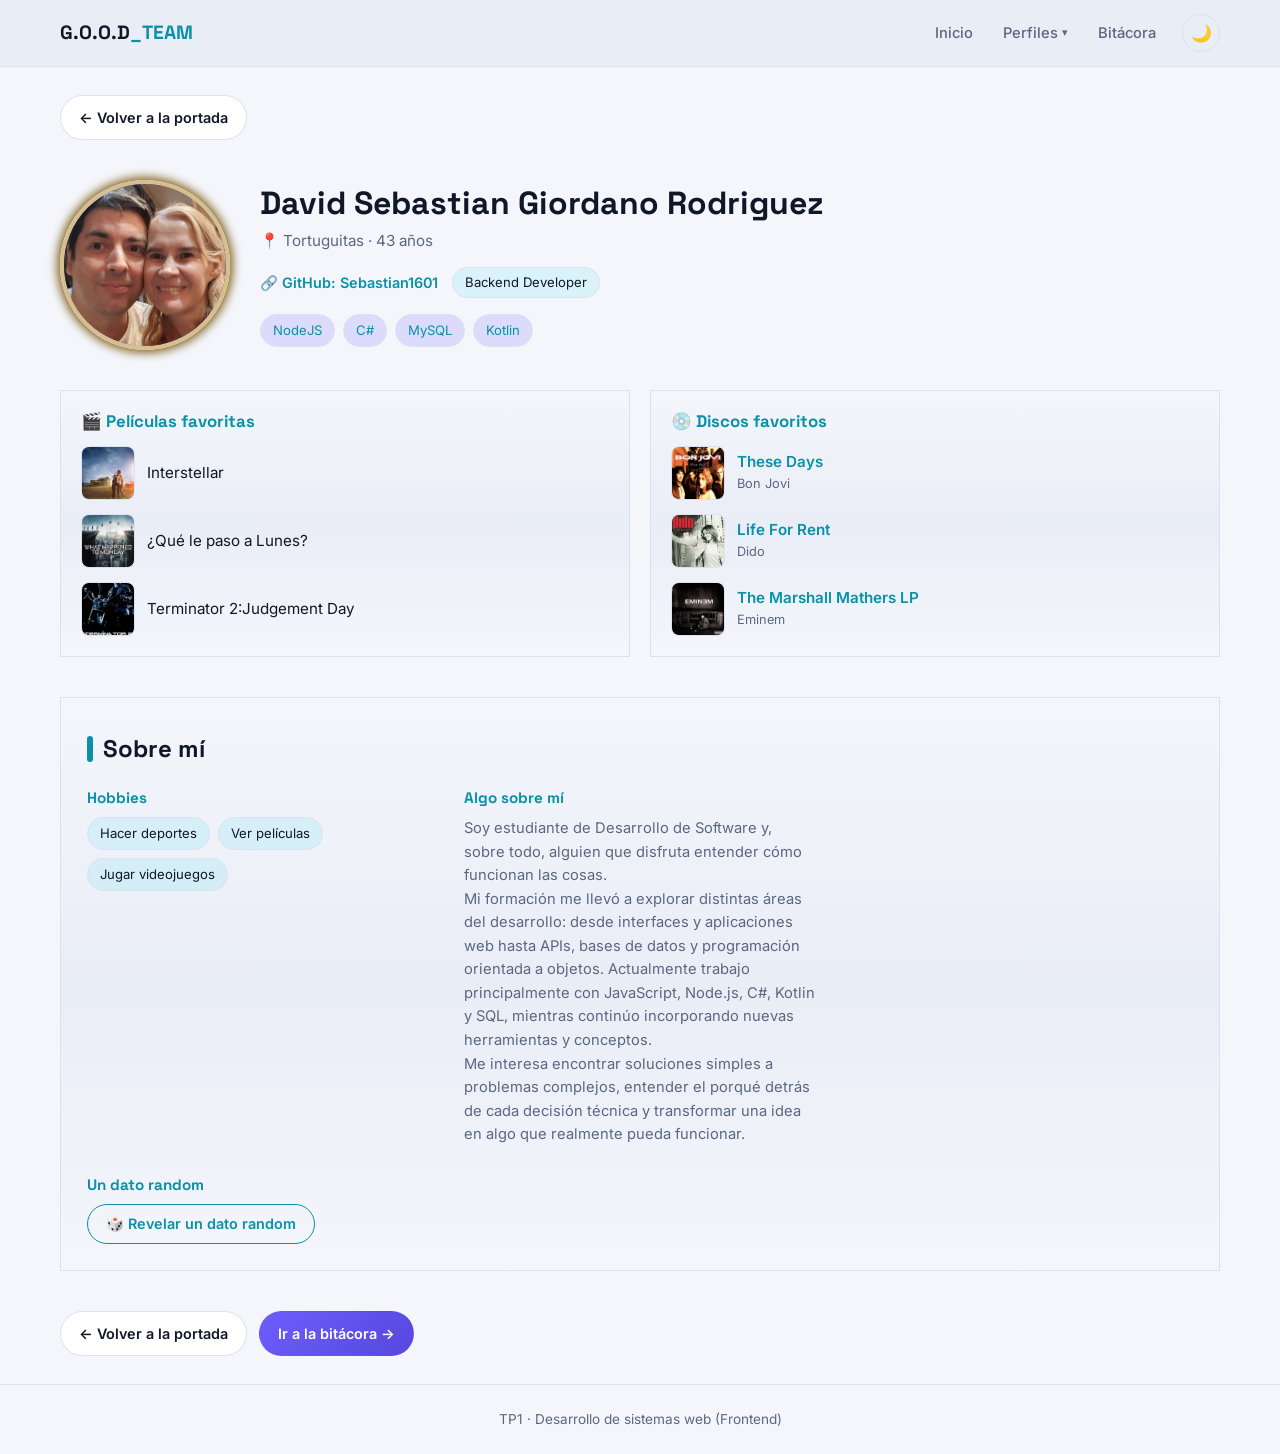
<file: perfil-giordano.html>
<!DOCTYPE html>
<html lang="es">
<head>
<script>
(function () {
  var t = localStorage.getItem('theme');
  if (t === 'dark' || (!t && window.matchMedia('(prefers-color-scheme: dark)').matches)) {
    document.documentElement.setAttribute('data-theme', 'dark');
  }
})();
</script>
<meta charset="UTF-8">
<meta name="viewport" content="width=device-width, initial-scale=1.0">
<title>David Sebastian Giordano Rodriguez — Perfil</title>
<link rel="preconnect" href="https://fonts.googleapis.com">
<link href="https://fonts.googleapis.com/css2?family=Space+Grotesk:wght@500;700&family=Inter:wght@400;500;600&display=swap" rel="stylesheet">
<link rel="stylesheet" href="css/style.css">
</head>
<body class="perfil-sebastian">

<header class="site-header">
  <div class="nav-bar">
    <span class="brand"><a href="index.html" style="text-decoration: none; color: inherit;">G.O.O.D<span>_TEAM</span></a></span>
    <div class="nav-right">
      <nav class="main-nav">
      <ul>
        <li><a href="index.html">Inicio</a></li>
        <li class="has-submenu">
          <button class="nav-link submenu-toggle" aria-expanded="false" aria-haspopup="true">
            Perfiles <span class="caret">▾</span>
          </button>
          <ul class="submenu">
            <li><a href="perfil-humphreys.html">Ignacio Humphreys</a></li>
            <li><a href="perfil-diaz.html">Lihue Anker Díaz</a></li>
            <li><a href="perfil-frias.html">Cristel Frías</a></li>
            <li><a href="perfil-de-diego.html">Lucas De Diego</a></li>
            <li><a href="perfil-giordano.html">Sebastian Giordano Rodriguez</a></li>
          </ul>
        </li>
        <li><a href="bitacora.html">Bitácora</a></li>
      </ul>
    </nav><button class="theme-toggle" aria-label="Cambiar a modo oscuro">🌙</button>
      <button class="hamburger" aria-label="Abrir menú" aria-expanded="false">&#9776;</button>
    </div>
  </div>
</header>

<main class="container">

  <div class="page-actions">
    <a class="btn" href="index.html">← Volver a la portada</a>
  </div>

  <section class="profile-header">
    <div class="profile-avatar"><img src="./img/Propias/picaboutme.jpg" alt="Foto de Sebastian Giordano, perfil sobre mí"></div>
    <div class="profile-meta">
      <h1>David Sebastian Giordano Rodriguez</h1>
      <p class="location">📍 Tortuguitas · 43 años</p>
      <p class="profile-links">
        <a href="https://github.com/Sebastian1601" target="_blank" rel="noopener">🔗 GitHub: Sebastian1601</a>
        <span class="role-tag">Backend Developer</span>
      </p>
      <div class="chip-list">
        <span class="chip">NodeJS</span>
        <span class="chip">C#</span>
        <span class="chip">MySQL</span>
        <span class="chip">Kotlin</span>
      </div>
    </div>
  </section>

  <section class="profile-grid">
    <div class="info-card">
      <h2>🎬 Películas favoritas</h2>
      <div class="media-list">
        <div class="media-item">
          <div class="media-cover" style="background-image:url('img/Peliculas/movie01.jpg')"></div>
          <span class="media-title">Interstellar</span>
        </div>
        <div class="media-item">
          <div class="media-cover" style="background-image:url('img/Peliculas/movie02.jpg')"></div>
          <span class="media-title">¿Qué le paso a Lunes?</span>
        </div>
        <div class="media-item">
          <div class="media-cover" style="background-image:url('img/Peliculas/movie03.jpg')"></div>
          <span class="media-title">Terminator 2:Judgement Day</span>
        </div>
      </div>
    </div>
    <div class="info-card">
      <h2>💿 Discos favoritos</h2>
      <div class="media-list">
        <div class="media-item">
          <div class="media-cover" style="background-image:url('img/Discos/band01.jpg')"></div>
          <div>
            <span class="album-name">These Days</span>
            <span class="artist-name">Bon Jovi</span>
          </div>
        </div>
        <div class="media-item">
          <div class="media-cover" style="background-image:url('img/Discos/band02.jpg')"></div>
          <div>
            <span class="album-name">Life For Rent</span>
            <span class="artist-name">Dido</span>
          </div>
        </div>
        <div class="media-item">
          <div class="media-cover" style="background-image:url('img/Discos/band03.jpg')"></div>
          <div>
            <span class="album-name">The Marshall Mathers LP</span>
            <span class="artist-name">Eminem</span>
          </div>
        </div>
      </div>
    </div>
  </section>

  <section class="about-section">
    <h2 class="section-title">Sobre mí</h2>
    <div class="about-grid">
      <div>
        <h3>Hobbies</h3>
        <div class="chip-list hobby-list">
          <span class="chip">Hacer deportes</span>
          <span class="chip">Ver películas</span>
          <span class="chip">Jugar videojuegos</span>
        </div>
      </div>
      <div>
        <h3>Algo sobre mí</h3>
        <p>Soy estudiante de Desarrollo de Software y, sobre todo, alguien que disfruta entender cómo funcionan las cosas.<br>Mi formación me llevó a explorar distintas áreas del desarrollo: desde interfaces y aplicaciones web hasta APIs, bases de datos y programación orientada a objetos. Actualmente trabajo principalmente con JavaScript, Node.js, C#, Kotlin y SQL, mientras continúo incorporando nuevas herramientas y conceptos.<br>Me interesa encontrar soluciones simples a problemas complejos, entender el porqué detrás de cada decisión técnica y transformar una idea en algo que realmente pueda funcionar.</p>
      </div>
      <div class="fun-fact-box">
        <h3>Un dato random</h3>
        <button class="btn btn-outline" onclick="revelarDato(this)">🎲 Revelar un dato random</button>
        <p class="fun-fact-text" data-fact="Un pequeño imán de nevera puede vencer la gravedad de todo el planeta Tierra al sostener un papel."></p>
      </div>
    </div>
  </section>

  <div class="page-actions">
    <a class="btn" href="index.html">← Volver a la portada</a>
    <a class="btn btn-primary" href="bitacora.html">Ir a la bitácora →</a>
  </div>

</main>

<footer class="site-footer">
  <div class="container">
    TP1 · Desarrollo de sistemas web (Frontend)
  </div>
</footer>

<script src="js/main.js"></script>
<script src="js/perfil.js"></script>
</body>
</html>
</file>
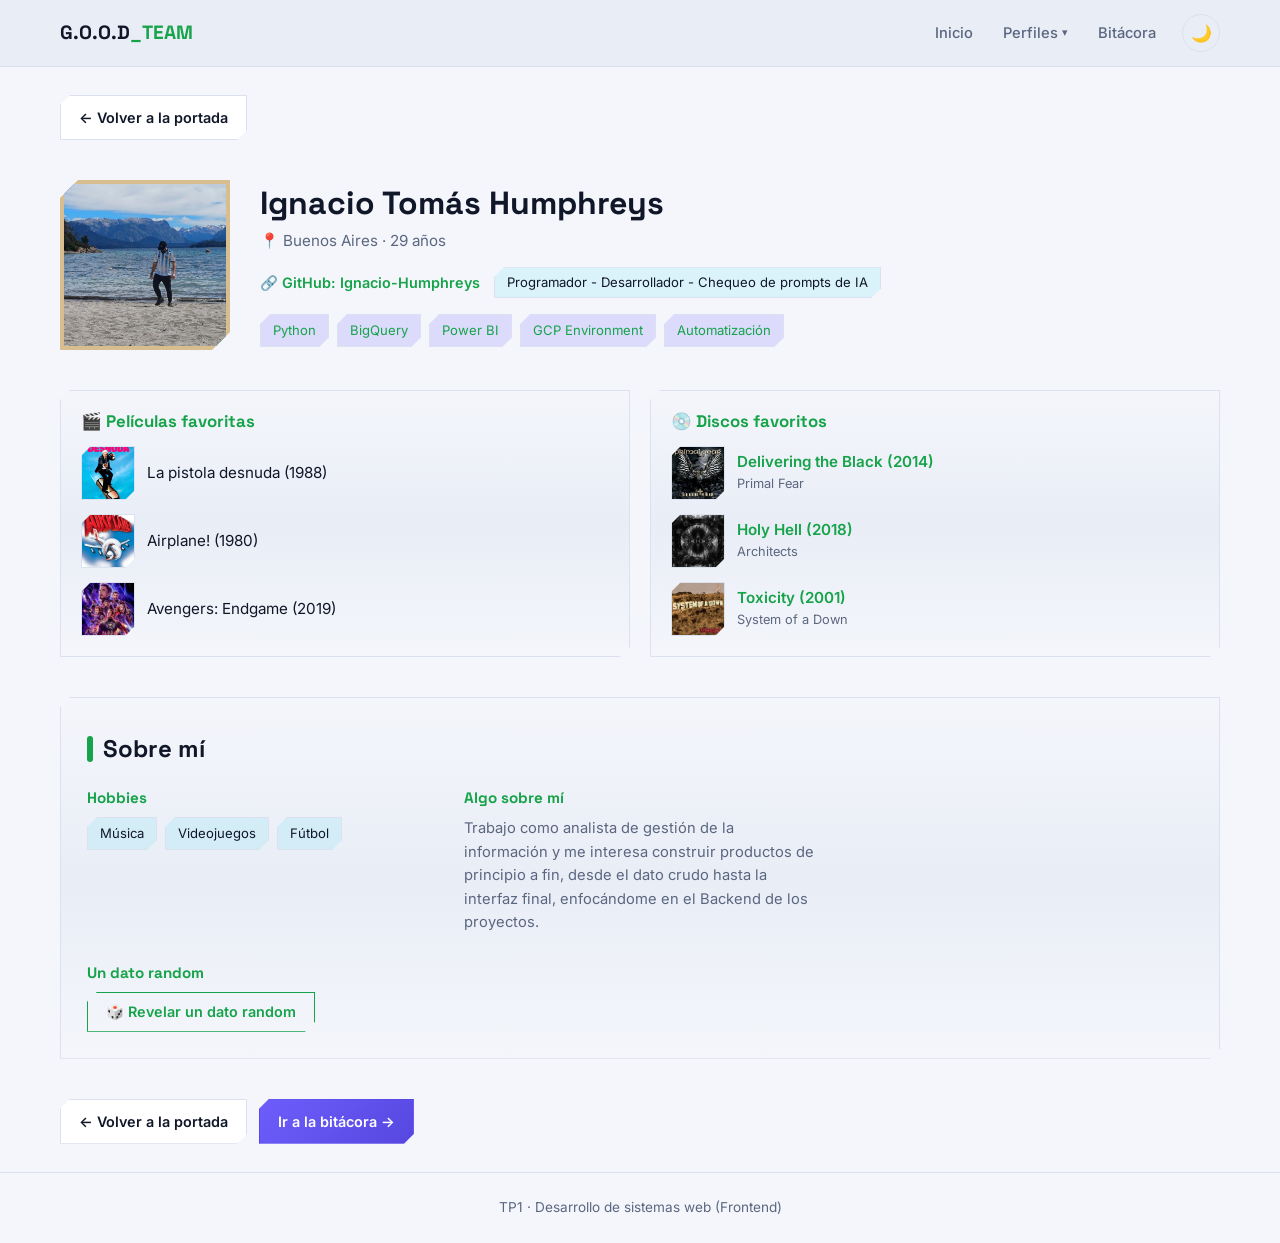
<file: perfil-humphreys.html>
<!DOCTYPE html>
<html lang="es">
<head>
<script>
(function () {
  var t = localStorage.getItem('theme');
  if (t === 'dark' || (!t && window.matchMedia('(prefers-color-scheme: dark)').matches)) {
    document.documentElement.setAttribute('data-theme', 'dark');
  }
})();
</script>
<meta charset="UTF-8">
<meta name="viewport" content="width=device-width, initial-scale=1.0">
<title>Ignacio Tomás Humphreys — Perfil</title>
<link rel="preconnect" href="https://fonts.googleapis.com">
<link href="https://fonts.googleapis.com/css2?family=Space+Grotesk:wght@500;700&family=Inter:wght@400;500;600&display=swap" rel="stylesheet">
<link rel="stylesheet" href="css/style.css">
</head>
<body class="perfil-ignacio">

<header class="site-header">
  <div class="nav-bar">
    <span class="brand"><a href="index.html" style="text-decoration: none; color: inherit;">G.O.O.D<span>_TEAM</span></a></span>
    <div class="nav-right">
      <nav class="main-nav">
      <ul>
        <li><a href="index.html">Inicio</a></li>
        <li class="has-submenu">
          <button class="nav-link submenu-toggle" aria-expanded="false" aria-haspopup="true">
            Perfiles <span class="caret">▾</span>
          </button>
          <ul class="submenu">
            <li><a href="perfil-humphreys.html">Ignacio Humphreys</a></li>
            <li><a href="perfil-diaz.html">Lihue Anker Díaz</a></li>
            <li><a href="perfil-frias.html">Cristel Frías</a></li>
            <li><a href="perfil-de-diego.html">Lucas De Diego</a></li>
            <li><a href="perfil-giordano.html">Sebastian Giordano Rodriguez</a></li>
          </ul>
        </li>
        <li><a href="bitacora.html">Bitácora</a></li>
      </ul>
    </nav><button class="theme-toggle" aria-label="Cambiar a modo oscuro">🌙</button>
      <button class="hamburger" aria-label="Abrir menú" aria-expanded="false">&#9776;</button>
    </div>
  </div>
</header>

<main class="container">

  <div class="page-actions">
    <a class="btn" href="index.html">← Volver a la portada</a>
  </div>

  <section class="profile-header">
    <div class="profile-avatar"><img src="img/Propias/Ignacio.jpeg" alt="Ignacio Tomás Humphreys"></div>
    <div class="profile-meta">
      <h1>Ignacio Tomás Humphreys</h1>
      <p class="location">📍 Buenos Aires · 29 años</p>
      <p class="profile-links">
        <a href="https://github.com/Ignacio-Humphreys" target="_blank" rel="noopener">🔗 GitHub: Ignacio-Humphreys</a>
        <span class="role-tag">Programador - Desarrollador - Chequeo de prompts de IA</span>
      </p>
      <div class="chip-list">
        <span class="chip">Python</span>
        <span class="chip">BigQuery</span>
        <span class="chip">Power BI</span>
        <span class="chip">GCP Environment</span>
        <span class="chip">Automatización</span>
      </div>
    </div>
  </section>

  <section class="profile-grid">
    <div class="info-card">
      <h2>🎬 Películas favoritas</h2>
      <div class="media-list">
        <div class="media-item">
          <div class="media-cover" style="background-image:url('img/Peliculas/La_Pistola_Desnuda.jpg')"></div>
          <span class="media-title">La pistola desnuda (1988)</span>
        </div>
        <div class="media-item">
          <div class="media-cover" style="background-image:url('img/Peliculas/Airplane.jpg')"></div>
          <span class="media-title">Airplane! (1980)</span>
        </div>
        <div class="media-item">
          <div class="media-cover" style="background-image:url('img/Peliculas/Avengers_Endgame.jpg')"></div>
          <span class="media-title">Avengers: Endgame (2019)</span>
        </div>
      </div>
    </div>
    <div class="info-card">
      <h2>💿 Discos favoritos</h2>
      <div class="media-list">
        <div class="media-item">
          <div class="media-cover" style="background-image:url('img/Discos/Delivering_the_black.jpg')"></div>
          <div>
            <span class="album-name">Delivering the Black (2014)</span>
            <span class="artist-name">Primal Fear</span>
          </div>
        </div>
        <div class="media-item">
          <div class="media-cover" style="background-image:url('img/Discos/Holy_hell.jpg')"></div>
          <div>
            <span class="album-name">Holy Hell (2018)</span>
            <span class="artist-name">Architects</span>
          </div>
        </div>
        <div class="media-item">
          <div class="media-cover" style="background-image:url('img/Discos/Toxicity.jpg')"></div>
          <div>
            <span class="album-name">Toxicity (2001)</span>
            <span class="artist-name">System of a Down</span>
          </div>
        </div>
      </div>
    </div>
  </section>

  <section class="about-section">
    <h2 class="section-title">Sobre mí</h2>
    <div class="about-grid">
      <div>
        <h3>Hobbies</h3>
        <div class="chip-list hobby-list">
          <span class="chip">Música</span>
          <span class="chip">Videojuegos</span>
          <span class="chip">Fútbol</span>
        </div>
      </div>
      <div>
        <h3>Algo sobre mí</h3>
        <p>Trabajo como analista de gestión de la información y me interesa construir productos de principio a fin, desde el dato crudo hasta la interfaz final, enfocándome en el Backend de los proyectos.</p>
      </div>
      <div class="fun-fact-box">
        <h3>Un dato random</h3>
        <button class="btn btn-outline" onclick="revelarDato(this)">🎲 Revelar un dato random</button>
        <p class="fun-fact-text" data-fact="Las abejas tienen 5 ojos :P"></p>
      </div>
    </div>
  </section>

  <div class="page-actions">
    <a class="btn" href="index.html">← Volver a la portada</a>
    <a class="btn btn-primary" href="bitacora.html">Ir a la bitácora →</a>
  </div>

</main>

<footer class="site-footer">
  <div class="container">
    TP1 · Desarrollo de sistemas web (Frontend)
  </div>
</footer>

<script src="js/main.js"></script>
<script src="js/perfil.js"></script>
</body>
</html>
</file>
<file: css/style.css>
:root {
  --bg: #f4f6fb;
  --bg-soft: #e9edf6;
  --card: #ffffff;
  --primary: #6d5efc;
  --primary-dark: #5747e0;
  --accent: #0891a8;
  --text: #101728;
  --text-muted: #5b6780;
  --border: #dbe1ef;
  --radius: 14px;
  --max-width: 1200px;
  --font-title: 'Space Grotesk', sans-serif;
  --font-body: 'Inter', sans-serif;
  --shadow-color: rgba(15, 23, 42, 0.12);
  color-scheme: light;
}

[data-theme="dark"] {
  --bg: #0f172a;
  --bg-soft: #16213a;
  --card: #1b2a4a;
  --primary: #6d5efc;
  --primary-dark: #5747e0;
  --accent: #22d3ee;
  --text: #f8fafc;
  --text-muted: #94a3b8;
  --border: #2a3a5c;
  --shadow-color: rgba(0, 0, 0, 0.4);
  color-scheme: dark;
}

body {
  transition: background-color 0.25s, color 0.25s;
}

.site-header,
.card,
.info-card,
.member-card,
.about-section,
.log-entry,
ul.submenu {
  transition: background-color 0.25s, border-color 0.25s;
}

* {
  box-sizing: border-box;
  margin: 0;
  padding: 0;
}

html {
  scroll-behavior: smooth;
}

body {
  background: var(--bg);
  color: var(--text);
  font-family: var(--font-body);
  line-height: 1.6;
  min-height: 100vh;
  display: flex;
  flex-direction: column;
}

img {
  max-width: 100%;
  display: block;
}

a {
  color: var(--accent);
  text-decoration: none;
}

a:hover {
  text-decoration: underline;
}

h1,
h2,
h3,
h4 {
  font-family: var(--font-title);
  line-height: 1.25;
}

.container {
  width: 100%;
  max-width: var(--max-width);
  margin: 0 auto;
  padding: 0 20px;
}

/*  Header / navegación  */
header.site-header {
  background: var(--bg-soft);
  border-bottom: 1px solid var(--border);
  position: sticky;
  top: 0;
  z-index: 50;
}

.nav-bar {
  display: flex;
  align-items: center;
  justify-content: space-between;
  padding: 14px 20px;
  max-width: var(--max-width);
  margin: 0 auto;
}

.nav-bar .brand {
  font-family: var(--font-title);
  font-weight: 700;
  font-size: 1.2rem;
  color: var(--text);
}

.nav-bar .brand span {
  color: var(--accent);
}

nav.main-nav ul {
  list-style: none;
  display: flex;
  align-items: center;
  gap: 6px;
  flex-wrap: wrap;
}

nav.main-nav a,
nav.main-nav button.nav-link {
  color: var(--text-muted);
  font-weight: 500;
  font-size: 0.92rem;
  line-height: 1;
  box-sizing: border-box;
  appearance: none;
  -webkit-appearance: none;
  padding: 8px 12px;
  border-radius: 8px;
  transition: background 0.2s, color 0.2s;
  background: none;
  border: none;
  cursor: pointer;
  font-family: var(--font-body);
}

nav.main-nav a:hover,
nav.main-nav button.nav-link:hover {
  background: rgba(109, 94, 252, 0.15);
  color: var(--text);
  text-decoration: none;
}

nav.main-nav a.active {
  background: var(--primary);
  color: #fff;
}

/*  Dropdown perfiles  */
li.has-submenu {
  position: relative;
}

.submenu-toggle {
  display: inline-flex;
  align-items: center;
  gap: 4px;
}

.submenu-toggle .caret {
  font-size: 0.7rem;
  transition: transform 0.2s;
}

li.has-submenu.open .submenu-toggle .caret,
li.has-submenu:hover .submenu-toggle .caret {
  transform: rotate(180deg);
}

ul.submenu {
  list-style: none;
  position: absolute;
  top: 100%;
  left: 0;
  background: var(--bg-soft);
  border: 1px solid var(--border);
  border-radius: 10px;
  min-width: 230px;
  padding: 8px;
  box-shadow: 0 14px 30px var(--shadow-color);
  opacity: 0;
  visibility: hidden;
  transform: translateY(6px);
  transition: opacity 0.18s, transform 0.18s, visibility 0.18s;
  z-index: 60;
}

li.has-submenu:hover ul.submenu,
li.has-submenu.open ul.submenu {
  opacity: 1;
  visibility: visible;
  transform: translateY(0);
}

ul.submenu li {
  width: 100%;
}

ul.submenu a {
  display: block;
  padding: 9px 12px;
  border-radius: 7px;
  font-size: 0.9rem;
  white-space: nowrap;
}

ul.submenu a:hover {
  background: rgba(109, 94, 252, 0.18);
  color: var(--text);
  text-decoration: none;
}

.hamburger {
  display: none;
  background: none;
  border: 1px solid var(--border);
  border-radius: 8px;
  color: var(--text);
  font-size: 1.4rem;
  padding: 4px 10px;
  cursor: pointer;
}

/*  Darkmode  */
.theme-toggle {
  display: inline-flex;
  align-items: center;
  justify-content: center;
  width: 38px;
  height: 38px;
  border-radius: 50%;
  border: 1px solid var(--border);
  background: var(--bg-soft);
  color: var(--text);
  font-size: 1.05rem;
  cursor: pointer;
  transition: background 0.2s, border-color 0.2s, transform 0.2s;
  flex-shrink: 0;
}

.theme-toggle:hover {
  border-color: var(--primary);
  transform: rotate(15deg);
}

.nav-bar .nav-right {
  display: flex;
  align-items: center;
  gap: 14px;
}

/*  Botonera de navegación interna  */
.page-actions {
  display: flex;
  gap: 12px;
  flex-wrap: wrap;
  margin: 28px 0;
}

.btn {
  display: inline-block;
  font-family: var(--font-body);
  font-weight: 600;
  font-size: 0.9rem;
  padding: 10px 18px;
  border-radius: 999px;
  border: 1px solid var(--border);
  background: var(--card);
  color: var(--text);
  cursor: pointer;
  transition: transform 0.15s, background 0.2s, border-color 0.2s;
}

.btn:hover {
  transform: translateY(-2px);
  text-decoration: none;
}

.btn-primary {
  background: linear-gradient(135deg, var(--primary), var(--primary-dark));
  border-color: transparent;
  color: #fff;
}

.btn-outline {
  background: transparent;
  border-color: var(--accent);
  color: var(--accent);
}

/*  Portada  */
.hero {
  padding: 60px 0 40px;
  text-align: center;
}

.hero h1 {
  font-size: clamp(2rem, 5vw, 3rem);
  margin-bottom: 14px;
}

.hero h1 span {
  color: var(--accent);
}

.hero p.lead {
  color: var(--text-muted);
  max-width: 680px;
  margin: 0 auto;
  font-size: 1.05rem;
}

.purpose-box {
  background: var(--card);
  border: 1px solid var(--border);
  border-radius: var(--radius);
  padding: 28px;
  margin: 36px 0;
}

/*  Grid de integrantes  */
.section-title {
  font-size: 1.5rem;
  margin: 10px 0 24px;
  display: flex;
  align-items: center;
  gap: 10px;
}

.section-title::before {
  content: "";
  width: 6px;
  height: 26px;
  background: var(--accent);
  border-radius: 3px;
}

.team-grid {
  display: grid;
  grid-template-columns: repeat(3, 1fr);
  gap: 22px;
  margin-bottom: 50px;
}

.member-card {
  background: var(--card);
  border: 1px solid var(--border);
  border-radius: var(--radius);
  overflow: hidden;
  transition: transform 0.2s, border-color 0.2s;
  display: flex;
  flex-direction: column;
}

.member-card:hover {
  transform: translateY(-4px);
  border-color: var(--primary);
}

.member-card .avatar {
  aspect-ratio: 1 / 1;
  background: linear-gradient(135deg, var(--bg-soft), var(--border));
  display: flex;
  align-items: center;
  justify-content: center;
  color: var(--text-muted);
  font-size: 2.4rem;
  font-family: var(--font-title);
  overflow: hidden;
}

.member-card .avatar img {
  width: 100%;
  height: 100%;
  object-fit: cover;
  object-position: center;
  display: block;
}

.member-card .info {
  padding: 16px 18px 20px;
  flex: 1;
  display: flex;
  flex-direction: column;
}

.member-card h3 {
  font-size: 1.1rem;
  margin-bottom: 4px;
}

.member-card .role {
  color: var(--text-muted);
  font-size: 0.85rem;
  margin-bottom: 14px;
}

.member-card .card-actions {
  margin-top: auto;
  display: flex;
  gap: 10px;
}

.member-card .btn {
  padding: 7px 14px;
  font-size: 0.82rem;
}

/*  Página de perfil  */
.profile-header {
  display: flex;
  gap: 30px;
  align-items: center;
  margin: 40px 0;
  flex-wrap: wrap;
}

.profile-avatar {
  width: 170px;
  height: 170px;
  border-radius: 50%;
  background: linear-gradient(135deg, var(--primary), var(--accent));
  display: flex;
  align-items: center;
  justify-content: center;
  font-family: var(--font-title);
  font-size: 3rem;
  color: #fff;
  flex-shrink: 0;
  border: 4px solid var(--card);
  overflow: hidden;
}

.profile-avatar img {
  width: 100%;
  height: 100%;
  object-fit: cover;
  object-position: center;
  display: block;
}

.profile-meta h1 {
  font-size: 2rem;
  margin-bottom: 6px;
}

.profile-meta .location {
  color: var(--text-muted);
  font-size: 0.95rem;
  margin-bottom: 14px;
}

.chip-list {
  display: flex;
  flex-wrap: wrap;
  gap: 8px;
}

.chip {
  background: rgba(109, 94, 252, 0.18);
  color: var(--accent);
  border: 1px solid var(--border);
  padding: 5px 12px;
  border-radius: 999px;
  font-size: 0.82rem;
}

.profile-grid {
  display: grid;
  grid-template-columns: repeat(2, 1fr);
  gap: 20px;
  margin: 30px 0 40px;
}

.info-card {
  background: var(--card);
  border: 1px solid var(--border);
  border-radius: var(--radius);
  padding: 20px;
}

.info-card h2 {
  font-size: 1.05rem;
  margin-bottom: 14px;
  color: var(--accent);
}

.info-card ul {
  list-style: none;
}

.profile-links {
  display: flex;
  align-items: center;
  gap: 14px;
  flex-wrap: wrap;
  font-size: 0.9rem;
  color: var(--text-muted);
  margin-bottom: 16px;
}

.profile-links a {
  font-weight: 600;
}

.profile-links .role-tag {
  background: rgba(34, 211, 238, 0.12);
  border: 1px solid var(--border);
  color: var(--text);
  padding: 4px 12px;
  border-radius: 999px;
  font-size: 0.82rem;
}

/*  Películas / Discos con portada  */
.media-list {
  display: flex;
  flex-direction: column;
  gap: 14px;
}

.media-item {
  display: flex;
  align-items: center;
  gap: 12px;
}

.media-cover {
  width: 54px;
  height: 54px;
  flex-shrink: 0;
  border-radius: 8px;
  background-color: var(--bg-soft);
  background-size: cover;
  background-position: center;
  border: 1px solid var(--border);
}

.media-item .media-title {
  font-size: 0.95rem;
  color: var(--text);
}

.media-item .album-name {
  display: block;
  font-size: 0.95rem;
  font-weight: 600;
  color: var(--accent);
  line-height: 1.3;
}

.media-item .artist-name {
  display: block;
  font-size: 0.8rem;
  color: var(--text-muted);
  margin-top: 2px;
}

/*  Sección "Sobre mí" (personalización de cada perfil)  */
.about-section {
  background: var(--card);
  border: 1px solid var(--border);
  border-radius: var(--radius);
  padding: 26px;
  margin-bottom: 40px;
}

.about-grid {
  display: grid;
  grid-template-columns: repeat(3, 1fr);
  gap: 24px;
  margin-top: 18px;
}

.about-grid h3 {
  font-size: 0.95rem;
  color: var(--accent);
  margin-bottom: 10px;
}

.about-grid p {
  font-size: 0.92rem;
  color: var(--text-muted);
}

.hobby-list .chip {
  background: rgba(34, 211, 238, 0.12);
  color: var(--text);
}

/* Dato random en perfiles */
.fun-fact-box {
  grid-column: 1 / -1;
  margin-top: 4px;
}

.fun-fact-text {
  margin-top: 12px;
  font-size: 0.92rem;
  color: var(--text-muted);
  border-left: 3px solid var(--primary);
  padding-left: 12px;
  display: none;
}

.fun-fact-text.visible {
  display: block;
}

/*  Bitácora  */
.log-entry {
  background: var(--card);
  border: 1px solid var(--border);
  border-left: 4px solid var(--primary);
  border-radius: var(--radius);
  padding: 20px 22px;
  margin-bottom: 20px;
}

.log-entry .log-date {
  color: var(--accent);
  font-size: 0.85rem;
  font-weight: 600;
  margin-bottom: 6px;
  display: block;
}

.log-entry h3 {
  margin-bottom: 8px;
}

.log-entry ul {
  margin-left: 20px;
  margin-top: 8px;
  color: var(--text-muted);
}

/*  Buscador de bitácora  */
.log-filter {
  margin: 30px 0 20px;
  display: flex;
  gap: 10px;
  flex-wrap: wrap;
}

.log-filter input {
  flex: 1;
  min-width: 220px;
  padding: 10px 14px;
  border-radius: 8px;
  border: 1px solid var(--border);
  background: var(--bg-soft);
  color: var(--text);
  font-family: var(--font-body);
}

/*  Footer  */
footer.site-footer {
  margin-top: auto;
  border-top: 1px solid var(--border);
  padding: 24px 0;
  text-align: center;
  color: var(--text-muted);
  font-size: 0.85rem;
}

/* =========================================================
   BREAKPOINTS MOBILE: 400px / 900px / 1200px
   ========================================================= */


@media (max-width: 900px) {
  .team-grid {
    grid-template-columns: repeat(2, 1fr);
  }

  .about-grid {
    grid-template-columns: 1fr 1fr;
  }

  .fun-fact-box {
    grid-column: 1 / -1;
  }

  nav.main-nav ul {
    display: none;
    flex-direction: column;
    width: 100%;
    background: var(--bg-soft);
    position: absolute;
    top: 100%;
    left: 0;
    padding: 10px 20px 16px;
    border-bottom: 1px solid var(--border);
    z-index: 55;
  }

  nav.main-nav ul.open {
    display: flex;
  }

  .hamburger {
    display: block;
  }

  .nav-bar {
    position: relative;
  }

  ul.submenu {
    position: static !important;
    display: none;
    opacity: 1 !important;
    visibility: visible !important;
    transform: none !important;
    box-shadow: none !important;
    border: none !important;
    background: rgba(0, 0, 0, 0.15) !important;
    margin-top: 4px;
    min-width: 0;
    width: 100%;
  }

  li.has-submenu.open ul.submenu {
    display: flex !important;
    flex-direction: column;
  }

  li.has-submenu:hover ul.submenu {
    display: none;
  }

  /* anula el hover en touch */
  li.has-submenu.open:hover ul.submenu {
    display: flex !important;
  }
}


@media (max-width: 400px) {
  .team-grid {
    grid-template-columns: 1fr;
  }

  .profile-grid {
    grid-template-columns: 1fr;
  }

  .about-grid {
    grid-template-columns: 1fr;
  }

  .profile-header {
    flex-direction: column;
    text-align: center;
  }

  .profile-links {
    justify-content: center;
  }

  .profile-avatar {
    width: 130px;
    height: 130px;
    font-size: 2.2rem;
  }

  .hero {
    padding: 36px 0 24px;
  }

  .page-actions {
    justify-content: center;
  }

  .nav-bar .brand {
    font-size: 1rem;
  }
}

/* =========================================================
   PERFIL PERSONALIZADO — Ignacio Humphreys
   ========================================================= */

body.perfil-ignacio {
  --accent: #16a34a;
  /* highlights en verde en modo claro */
}

html[data-theme="dark"] body.perfil-ignacio {
  --bg: #0a0a0a;
  --bg-soft: #131313;
  --card: #161616;
  --primary: #dc2626;
  --primary-dark: #991b1b;
  --accent: #ef4444;
  --text: #f5f5f5;
  --text-muted: #a3a3a3;
  --border: #2c2c2c;
  --shadow-color: rgba(0, 0, 0, 0.65);
}

body.perfil-ignacio .btn,
body.perfil-ignacio .chip,
body.perfil-ignacio .role-tag,
body.perfil-ignacio .info-card,
body.perfil-ignacio .about-section,
body.perfil-ignacio .media-cover {
  border-radius: 0;
  clip-path: polygon(10px 0, 100% 0, 100% calc(100% - 10px), calc(100% - 10px) 100%, 0 100%, 0 10px);
}

body.perfil-ignacio .profile-avatar {
  border-radius: 0;
  clip-path: polygon(18px 0, 100% 0, 100% calc(100% - 18px), calc(100% - 18px) 100%, 0 100%, 0 18px);
}

body.perfil-ignacio .fun-fact-text {
  border-left-color: var(--primary);
}

body.perfil-ignacio nav.main-nav a.active {
  background: var(--primary);
}

/* =========================================================
   PERFIL PERSONALIZADO — Sebastian Giordano
   ========================================================= */

html[data-theme="dark"] body.perfil-sebastian {
  --bg: #241d1a;
  --bg-soft: #2b2020;
  --card: #292626;
  --primary: #b7352d;
  --primary-dark: #991b1b;
  --accent: #a55959;
  --text: #b6b6b6;
  --text-muted: #a3a3a3;
  --border: #2c2c2c;
  --shadow-color: rgba(41, 41, 41, 0.65);
}

.about-section, .info-card {
  background: linear-gradient(var(--bg), var(--bg-soft), var(--bg));
  border-radius:0;
}

.profile-avatar {
  border-color:rgb(216, 190, 143);
  box-shadow:0 0 10px 3px #836421;
}

/* =========================================================
   PERFIL PERSONALIZADO — Lucas De Diego
   Paleta: dark navy + dorado Boca (#F5D100) como acento
   ========================================================= */

html[data-theme="dark"] body.perfil-lucas {
  --bg: #050d1a;
  --bg-soft: #0b1628;
  --card: #0f1e35;
  --primary: #1a5fc8;
  --primary-dark: #1349a0;
  --accent: #F5D100;
  --text: #e8edf5;
  --text-muted: #7a90b0;
  --border: #1c3057;
  --shadow-color: rgba(0, 0, 0, 0.7);
  color-scheme: dark;
}


body.perfil-lucas {
  --accent: #b8900a;
  --primary: #1a5fc8;
}


body.perfil-lucas .profile-avatar {
  border-radius: 12px;
  border-color: #F5D100;
  box-shadow: 0 0 18px 4px rgba(245, 209, 0, 0.35);
}


body.perfil-lucas .section-title::before {
  background: var(--accent);
}


html[data-theme="dark"] body.perfil-lucas .chip {
  background: rgba(245, 209, 0, 0.10);
  color: #F5D100;
  border-color: rgba(245, 209, 0, 0.25);
}

/* Hobbies chips */
html[data-theme="dark"] body.perfil-lucas .hobby-list .chip {
  background: rgba(26, 95, 200, 0.18);
  color: #a8c4f0;
  border-color: rgba(26, 95, 200, 0.3);
}

/* Títulos de cards en dorado */
html[data-theme="dark"] body.perfil-lucas .info-card h2,
html[data-theme="dark"] body.perfil-lucas .about-grid h3 {
  color: #F5D100;
}

/* Nombre del álbum en dorado */
html[data-theme="dark"] body.perfil-lucas .album-name {
  color: #F5D100;
}


html[data-theme="dark"] body.perfil-lucas .role-tag {
  background: rgba(245, 209, 0, 0.08);
  border-color: rgba(245, 209, 0, 0.3);
  color: #F5D100;
}


body.perfil-lucas .fun-fact-text {
  border-left-color: #F5D100;
}


html[data-theme="dark"] body.perfil-lucas .btn-outline {
  border-color: #F5D100;
  color: #F5D100;
}


html[data-theme="dark"] body.perfil-lucas .info-card:hover,
html[data-theme="dark"] body.perfil-lucas .about-section:hover {
  border-color: rgba(245, 209, 0, 0.3);
}

/* Transición en cards */
html[data-theme="dark"] body.perfil-lucas .info-card,
html[data-theme="dark"] body.perfil-lucas .about-section {
  transition: border-color 0.3s;
}
</file>
